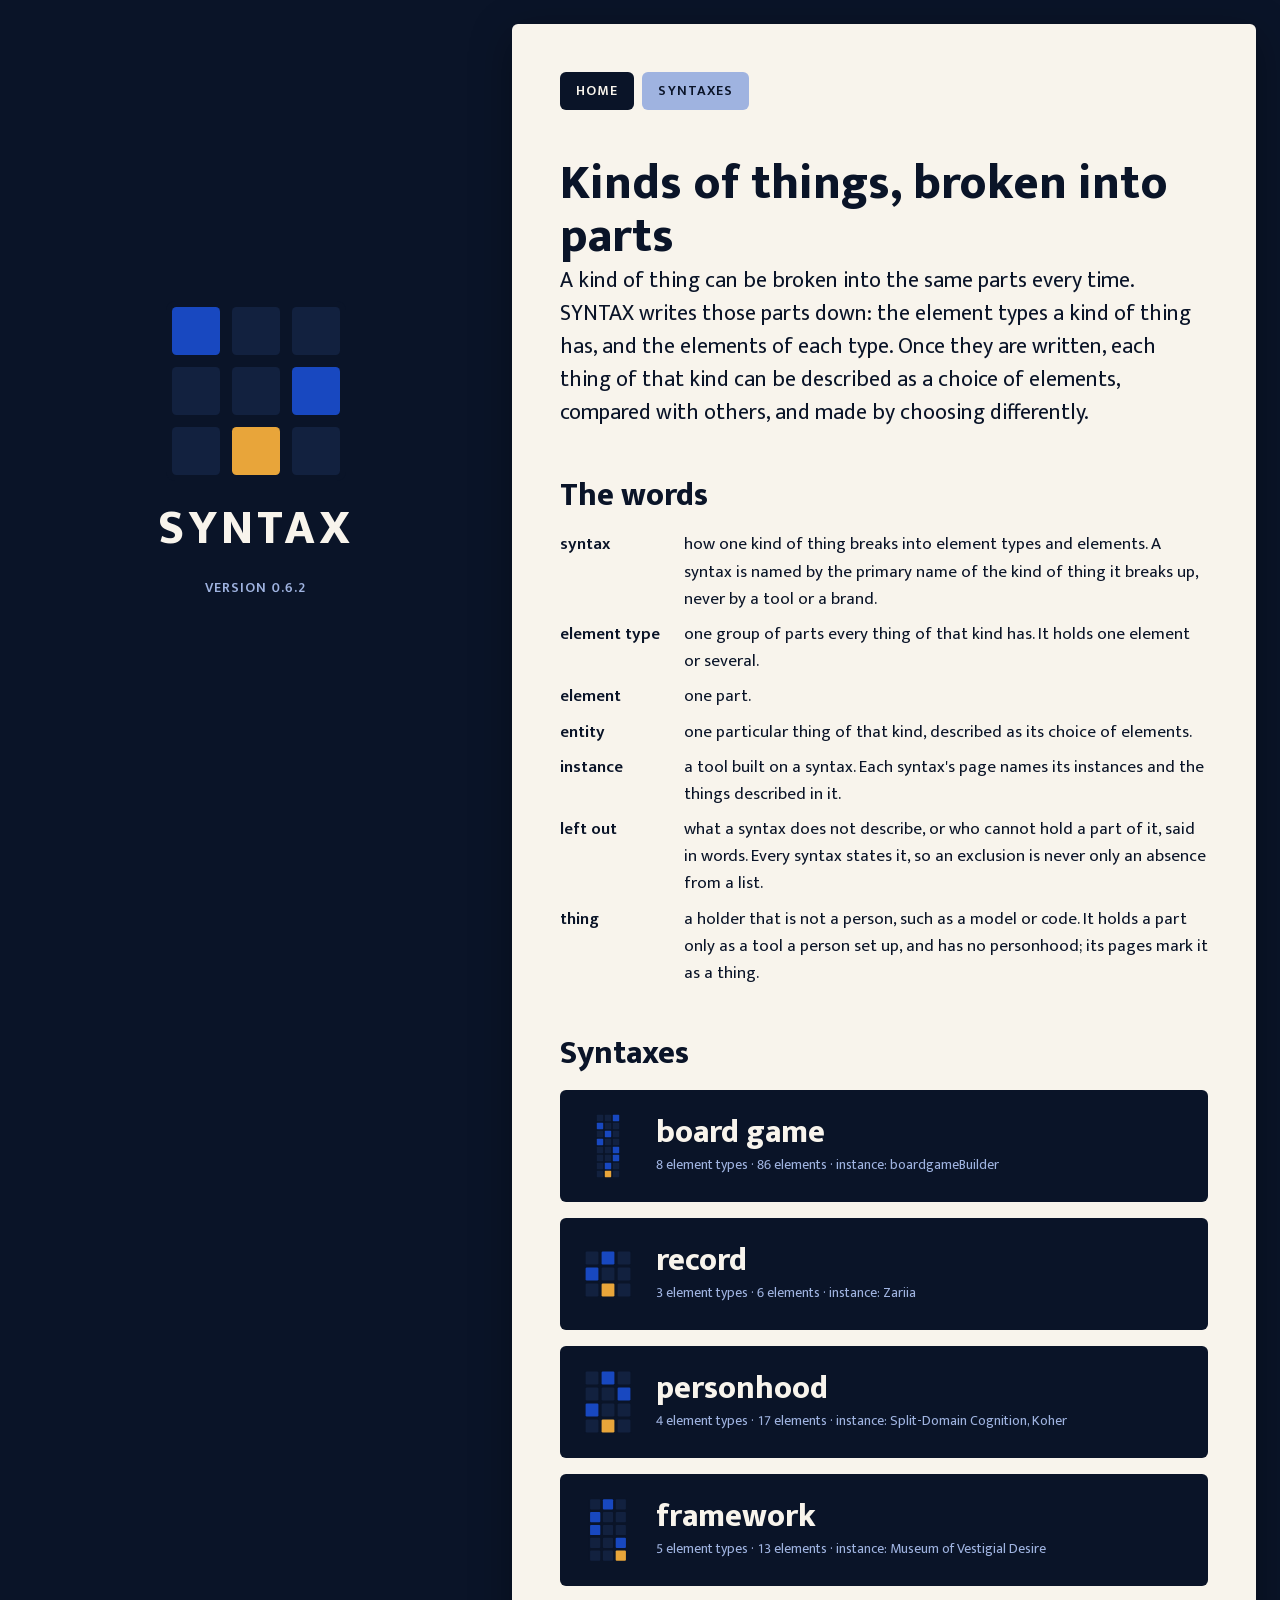
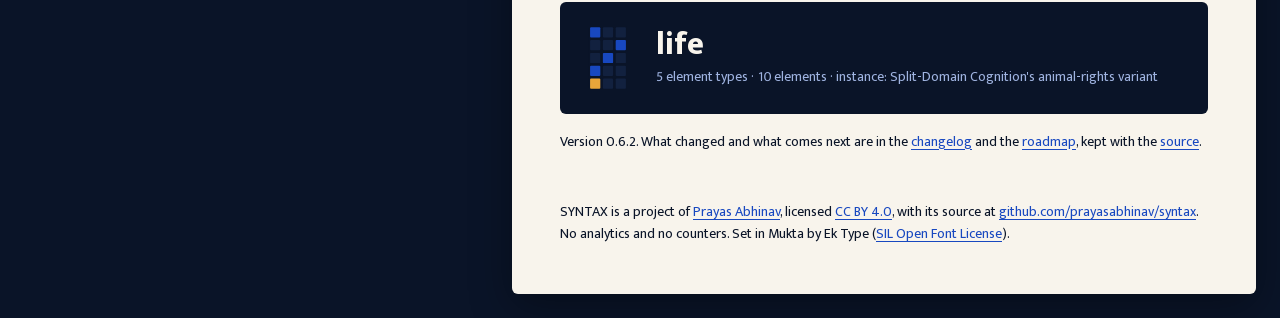
<file: site/index.html>
<!doctype html>
<html lang="en-GB">
<head>
<meta charset="utf-8">
<meta name="viewport" content="width=device-width, initial-scale=1">
<title>SYNTAX</title>
<meta name="description" content="SYNTAX breaks kinds of things into element types and elements, so that each thing of that kind can be described, compared and made from the same parts.">
<meta property="og:type" content="website">
<meta property="og:site_name" content="SYNTAX">
<meta property="og:title" content="SYNTAX">
<meta property="og:description" content="SYNTAX breaks kinds of things into element types and elements, so that each thing of that kind can be described, compared and made from the same parts.">
<meta property="og:url" content="https://syntax.prayasabhinav.net/">
<meta property="og:image" content="https://syntax.prayasabhinav.net/og/home.png">
<meta property="og:image:width" content="1200">
<meta property="og:image:height" content="630">
<meta property="og:image:alt" content="SYNTAX: its mark beside its name">
<meta name="twitter:card" content="summary_large_image">
<link rel="canonical" href="https://syntax.prayasabhinav.net/">
<link rel="icon" href="/favicon.svg" type="image/svg+xml">
<link rel="preload" href="/fonts/mukta-400.woff2" as="font" type="font/woff2" crossorigin>
<style>/* SYNTAX — frontend-design-prayas-plain: the fixed tokens, Mukta only, served from /fonts with no request to Google.
   Two zones: the field (the mark alone on the night) and the sheet (everything read). */
@font-face { font-family: "Mukta"; font-weight: 400; font-display: swap; src: url(/fonts/mukta-400.woff2) format("woff2"); }
@font-face { font-family: "Mukta"; font-weight: 600; font-display: swap; src: url(/fonts/mukta-600.woff2) format("woff2"); }
@font-face { font-family: "Mukta"; font-weight: 800; font-display: swap; src: url(/fonts/mukta-800.woff2) format("woff2"); }

:root {
  --ground: #0a1428; --deep: #12213f; --cobalt: #1848c0; --cobalt-2: #3a6ae0; --mist: #9fb3e0;
  --sheet: #f8f4ec; --ink: #0a1428; --warm: #e8a53a; --radius: 6px;
  color-scheme: dark;
}
* { box-sizing: border-box; }
body { margin: 0; background: var(--ground); color: var(--ink); font: 400 17px/1.6 "Mukta", "Noto Sans", "Segoe UI", sans-serif; }

.page { display: grid; grid-template-columns: minmax(0, 2fr) minmax(0, 3fr); min-height: 100vh; }
.field { position: sticky; top: 0; height: 100vh; display: flex; flex-direction: column; justify-content: center; align-items: center; gap: 24px; padding: 48px 24px; color: var(--mist); }
.field a { color: inherit; text-decoration: none; display: flex; flex-direction: column; align-items: center; gap: 24px; }
.field svg { width: min(16rem, 60%); max-height: 56vh; height: auto; display: block; }
.field .v a { display: inline; color: inherit; }
.field .word { font-weight: 800; font-size: 48px; line-height: 1; letter-spacing: 0.08em; color: var(--sheet); }
.field .v { font-weight: 600; font-size: 14px; letter-spacing: 0.08em; text-transform: uppercase; font-variant-numeric: tabular-nums; }

.sheet { background: var(--sheet); margin: 24px 24px 24px 0; border-radius: var(--radius); box-shadow: 0 12px 40px rgba(0, 0, 0, 0.35); padding: 48px; }
main, footer { max-width: 46rem; }
.nav { display: flex; flex-wrap: wrap; gap: 8px; margin-bottom: 48px; }
.nav a { font-weight: 600; font-size: 14px; letter-spacing: 0.08em; text-transform: uppercase; color: var(--ink); text-decoration: none; background: var(--mist); padding: 8px 16px; border-radius: var(--radius); }
.nav a:hover, .nav a:focus-visible { background: var(--cobalt); color: var(--sheet); }
.nav a[aria-current="page"] { background: var(--ink); color: var(--sheet); }
main > * + * { margin-top: 16px; }
h1 { font-weight: 800; font-size: 48px; line-height: 1.1; margin: 0; }
h2 { font-weight: 800; font-size: 32px; line-height: 1.2; margin: 48px 0 0; }
h3 { font-weight: 800; font-size: 22px; line-height: 1.3; margin: 32px 0 0; }
p { margin: 0; }
.lede { font-size: 22px; line-height: 1.5; }
.label, .holds { font-weight: 600; font-size: 14px; letter-spacing: 0.08em; text-transform: uppercase; }
.holds { color: var(--cobalt); margin-left: 8px; vertical-align: middle; }
.aside { font-size: 14px; }
a { color: var(--cobalt); text-underline-offset: 3px; }

dl { display: grid; grid-template-columns: max-content minmax(0, 1fr); gap: 8px 24px; margin: 16px 0 0; }
dt { font-weight: 600; }
dd { margin: 0; }

/* A syntax on the index, and a type on its page: flat blocks of the deep tone, never a coloured rule */
.syntaxes { list-style: none; padding: 0; display: grid; gap: 16px; }
.syntaxes a { display: grid; grid-template-columns: auto minmax(0, 1fr); column-gap: 24px; align-items: center; background: var(--ink); color: var(--sheet); border-radius: var(--radius); padding: 24px; text-decoration: none; }
.syntaxes svg { grid-row: span 2; width: 48px; height: 64px; display: block; }
.syntaxes .name { display: block; font-weight: 800; font-size: 32px; line-height: 1.2; }
.syntaxes .what { display: block; font-size: 14px; color: var(--mist); font-variant-numeric: tabular-nums; }
.syntaxes a:hover, .syntaxes a:focus-visible { background: var(--cobalt); }
.syntaxes a:hover .what, .syntaxes a:focus-visible .what { color: var(--sheet); }

.type { margin-top: 32px; }
.type h3 { margin: 0; }
.type .aside { margin-top: 8px; font-size: 17px; }

.entities { display: flex; flex-wrap: wrap; gap: 8px; list-style: none; padding: 0; }
.entities a { display: block; background: var(--ink); color: var(--sheet); border-radius: var(--radius); padding: 4px 12px; font-size: 14px; text-decoration: none; }
.entities a:hover, .entities a:focus-visible { background: var(--cobalt); }

footer { margin-top: 48px; font-size: 14px; }

@media (max-width: 900px) {
  .page { grid-template-columns: minmax(0, 1fr); }
  .field { position: static; height: auto; padding: 32px 16px 24px; }
  .field a { flex-direction: row; gap: 16px; }
  .field svg { width: auto; height: 48px; }
  .field .word { font-size: 32px; }
  .sheet { margin: 0 16px 16px; padding: 24px; }
  .nav { margin-bottom: 32px; }
  h1 { font-size: 32px; }
  h2 { font-size: 22px; margin-top: 32px; }
  .lede { font-size: 17px; }
  dl { grid-template-columns: minmax(0, 1fr); gap: 0; }
  dd { margin-bottom: 8px; }
}
</style>
</head>
<body>
<div class="page">
<div class="field"><a href="/"><svg xmlns="http://www.w3.org/2000/svg" viewBox="0 0 120 120" role="img" aria-label="SYNTAX">
  <title>SYNTAX: three element types, one element chosen from each</title>
  <rect width="120" height="120" rx="6" fill="#0a1428"/>
  <g fill="#12213f">
    <rect x="44" y="4" width="32" height="32" rx="3"/><rect x="84" y="4" width="32" height="32" rx="3"/>
    <rect x="4" y="44" width="32" height="32" rx="3"/><rect x="44" y="44" width="32" height="32" rx="3"/>
    <rect x="4" y="84" width="32" height="32" rx="3"/><rect x="84" y="84" width="32" height="32" rx="3"/>
  </g>
  <rect x="4" y="4" width="32" height="32" rx="3" fill="#1848c0"/>
  <rect x="84" y="44" width="32" height="32" rx="3" fill="#1848c0"/>
  <rect x="44" y="84" width="32" height="32" rx="3" fill="#e8a53a"/>
</svg>
<span class="word">SYNTAX</span></a><span class="v">Version 0.6.2</span></div>
<div class="sheet">
<nav class="nav"><a href="/" aria-current="page">Home</a><a href="/syntaxes/">Syntaxes</a></nav>
<main><h1>Kinds of things, broken into parts</h1>
<p class="lede">A kind of thing can be broken into the same parts every time. SYNTAX writes those parts down: the element types a kind of thing has, and the elements of each type. Once they are written, each thing of that kind can be described as a choice of elements, compared with others, and made by choosing differently.</p>
<h2>The words</h2>
<dl class="words">
<dt>syntax</dt><dd>how one kind of thing breaks into element types and elements. A syntax is named by the primary name of the kind of thing it breaks up, never by a tool or a brand.</dd>
<dt>element type</dt><dd>one group of parts every thing of that kind has. It holds one element or several.</dd>
<dt>element</dt><dd>one part.</dd>
<dt>entity</dt><dd>one particular thing of that kind, described as its choice of elements.</dd>
<dt>instance</dt><dd>a tool built on a syntax. Each syntax's page names its instances and the things described in it.</dd>
<dt>left out</dt><dd>what a syntax does not describe, or who cannot hold a part of it, said in words. Every syntax states it, so an exclusion is never only an absence from a list.</dd>
<dt>thing</dt><dd>a holder that is not a person, such as a model or code. It holds a part only as a tool a person set up, and has no personhood; its pages mark it as a thing.</dd>
</dl>
<h2>Syntaxes</h2>
<ul class="syntaxes"><li><a href="/board-game/"><svg xmlns="http://www.w3.org/2000/svg" viewBox="0 0 120 320" role="img" aria-label="The board game syntax"><title>The board game syntax: 8 element types, one element chosen from each</title><rect width="120" height="320" rx="6" fill="#0a1428"/><rect x="4" y="4" width="32" height="32" rx="3" fill="#12213f"/><rect x="44" y="4" width="32" height="32" rx="3" fill="#12213f"/><rect x="84" y="4" width="32" height="32" rx="3" fill="#1848c0"/><rect x="4" y="44" width="32" height="32" rx="3" fill="#1848c0"/><rect x="44" y="44" width="32" height="32" rx="3" fill="#12213f"/><rect x="84" y="44" width="32" height="32" rx="3" fill="#12213f"/><rect x="4" y="84" width="32" height="32" rx="3" fill="#12213f"/><rect x="44" y="84" width="32" height="32" rx="3" fill="#1848c0"/><rect x="84" y="84" width="32" height="32" rx="3" fill="#12213f"/><rect x="4" y="124" width="32" height="32" rx="3" fill="#1848c0"/><rect x="44" y="124" width="32" height="32" rx="3" fill="#12213f"/><rect x="84" y="124" width="32" height="32" rx="3" fill="#12213f"/><rect x="4" y="164" width="32" height="32" rx="3" fill="#12213f"/><rect x="44" y="164" width="32" height="32" rx="3" fill="#12213f"/><rect x="84" y="164" width="32" height="32" rx="3" fill="#1848c0"/><rect x="4" y="204" width="32" height="32" rx="3" fill="#12213f"/><rect x="44" y="204" width="32" height="32" rx="3" fill="#12213f"/><rect x="84" y="204" width="32" height="32" rx="3" fill="#1848c0"/><rect x="4" y="244" width="32" height="32" rx="3" fill="#12213f"/><rect x="44" y="244" width="32" height="32" rx="3" fill="#1848c0"/><rect x="84" y="244" width="32" height="32" rx="3" fill="#12213f"/><rect x="4" y="284" width="32" height="32" rx="3" fill="#12213f"/><rect x="44" y="284" width="32" height="32" rx="3" fill="#e8a53a"/><rect x="84" y="284" width="32" height="32" rx="3" fill="#12213f"/></svg><span class="name">board game</span><span class="what">8 element types · 86 elements · instance: boardgameBuilder</span></a></li><li><a href="/record/"><svg xmlns="http://www.w3.org/2000/svg" viewBox="0 0 120 120" role="img" aria-label="The record syntax"><title>The record syntax: 3 element types, one element chosen from each</title><rect width="120" height="120" rx="6" fill="#0a1428"/><rect x="4" y="4" width="32" height="32" rx="3" fill="#12213f"/><rect x="44" y="4" width="32" height="32" rx="3" fill="#1848c0"/><rect x="84" y="4" width="32" height="32" rx="3" fill="#12213f"/><rect x="4" y="44" width="32" height="32" rx="3" fill="#1848c0"/><rect x="44" y="44" width="32" height="32" rx="3" fill="#12213f"/><rect x="84" y="44" width="32" height="32" rx="3" fill="#12213f"/><rect x="4" y="84" width="32" height="32" rx="3" fill="#12213f"/><rect x="44" y="84" width="32" height="32" rx="3" fill="#e8a53a"/><rect x="84" y="84" width="32" height="32" rx="3" fill="#12213f"/></svg><span class="name">record</span><span class="what">3 element types · 6 elements · instance: Zariia</span></a></li><li><a href="/personhood/"><svg xmlns="http://www.w3.org/2000/svg" viewBox="0 0 120 160" role="img" aria-label="The personhood syntax"><title>The personhood syntax: 4 element types, one element chosen from each</title><rect width="120" height="160" rx="6" fill="#0a1428"/><rect x="4" y="4" width="32" height="32" rx="3" fill="#12213f"/><rect x="44" y="4" width="32" height="32" rx="3" fill="#1848c0"/><rect x="84" y="4" width="32" height="32" rx="3" fill="#12213f"/><rect x="4" y="44" width="32" height="32" rx="3" fill="#12213f"/><rect x="44" y="44" width="32" height="32" rx="3" fill="#12213f"/><rect x="84" y="44" width="32" height="32" rx="3" fill="#1848c0"/><rect x="4" y="84" width="32" height="32" rx="3" fill="#1848c0"/><rect x="44" y="84" width="32" height="32" rx="3" fill="#12213f"/><rect x="84" y="84" width="32" height="32" rx="3" fill="#12213f"/><rect x="4" y="124" width="32" height="32" rx="3" fill="#12213f"/><rect x="44" y="124" width="32" height="32" rx="3" fill="#e8a53a"/><rect x="84" y="124" width="32" height="32" rx="3" fill="#12213f"/></svg><span class="name">personhood</span><span class="what">4 element types · 17 elements · instance: Split-Domain Cognition, Koher</span></a></li><li><a href="/framework/"><svg xmlns="http://www.w3.org/2000/svg" viewBox="0 0 120 200" role="img" aria-label="The framework syntax"><title>The framework syntax: 5 element types, one element chosen from each</title><rect width="120" height="200" rx="6" fill="#0a1428"/><rect x="4" y="4" width="32" height="32" rx="3" fill="#12213f"/><rect x="44" y="4" width="32" height="32" rx="3" fill="#1848c0"/><rect x="84" y="4" width="32" height="32" rx="3" fill="#12213f"/><rect x="4" y="44" width="32" height="32" rx="3" fill="#1848c0"/><rect x="44" y="44" width="32" height="32" rx="3" fill="#12213f"/><rect x="84" y="44" width="32" height="32" rx="3" fill="#12213f"/><rect x="4" y="84" width="32" height="32" rx="3" fill="#1848c0"/><rect x="44" y="84" width="32" height="32" rx="3" fill="#12213f"/><rect x="84" y="84" width="32" height="32" rx="3" fill="#12213f"/><rect x="4" y="124" width="32" height="32" rx="3" fill="#12213f"/><rect x="44" y="124" width="32" height="32" rx="3" fill="#12213f"/><rect x="84" y="124" width="32" height="32" rx="3" fill="#1848c0"/><rect x="4" y="164" width="32" height="32" rx="3" fill="#12213f"/><rect x="44" y="164" width="32" height="32" rx="3" fill="#12213f"/><rect x="84" y="164" width="32" height="32" rx="3" fill="#e8a53a"/></svg><span class="name">framework</span><span class="what">5 element types · 13 elements · instance: Museum of Vestigial Desire</span></a></li><li><a href="/life/"><svg xmlns="http://www.w3.org/2000/svg" viewBox="0 0 120 200" role="img" aria-label="The life syntax"><title>The life syntax: 5 element types, one element chosen from each</title><rect width="120" height="200" rx="6" fill="#0a1428"/><rect x="4" y="4" width="32" height="32" rx="3" fill="#1848c0"/><rect x="44" y="4" width="32" height="32" rx="3" fill="#12213f"/><rect x="84" y="4" width="32" height="32" rx="3" fill="#12213f"/><rect x="4" y="44" width="32" height="32" rx="3" fill="#12213f"/><rect x="44" y="44" width="32" height="32" rx="3" fill="#12213f"/><rect x="84" y="44" width="32" height="32" rx="3" fill="#1848c0"/><rect x="4" y="84" width="32" height="32" rx="3" fill="#12213f"/><rect x="44" y="84" width="32" height="32" rx="3" fill="#1848c0"/><rect x="84" y="84" width="32" height="32" rx="3" fill="#12213f"/><rect x="4" y="124" width="32" height="32" rx="3" fill="#1848c0"/><rect x="44" y="124" width="32" height="32" rx="3" fill="#12213f"/><rect x="84" y="124" width="32" height="32" rx="3" fill="#12213f"/><rect x="4" y="164" width="32" height="32" rx="3" fill="#e8a53a"/><rect x="44" y="164" width="32" height="32" rx="3" fill="#12213f"/><rect x="84" y="164" width="32" height="32" rx="3" fill="#12213f"/></svg><span class="name">life</span><span class="what">5 element types · 10 elements · instance: Split-Domain Cognition&#x27;s animal-rights variant</span></a></li></ul>
<p class="aside">Version 0.6.2. What changed and what comes next are in the <a href="https://github.com/prayasabhinav/syntax/blob/main/CHANGELOG.md">changelog</a> and the <a href="https://github.com/prayasabhinav/syntax/blob/main/ROADMAP.md">roadmap</a>, kept with the <a href="https://github.com/prayasabhinav/syntax">source</a>.</p></main>
<footer><p>SYNTAX is a project of <a href="https://prayasabhinav.net">Prayas Abhinav</a>, licensed <a href="https://creativecommons.org/licenses/by/4.0/">CC BY 4.0</a>, with its source at <a href="https://github.com/prayasabhinav/syntax">github.com/prayasabhinav/syntax</a>. No analytics and no counters. Set in Mukta by Ek Type (<a href="/fonts/OFL.txt">SIL Open Font License</a>).</p></footer>
</div>
</div>
</body>
</html>
</file>
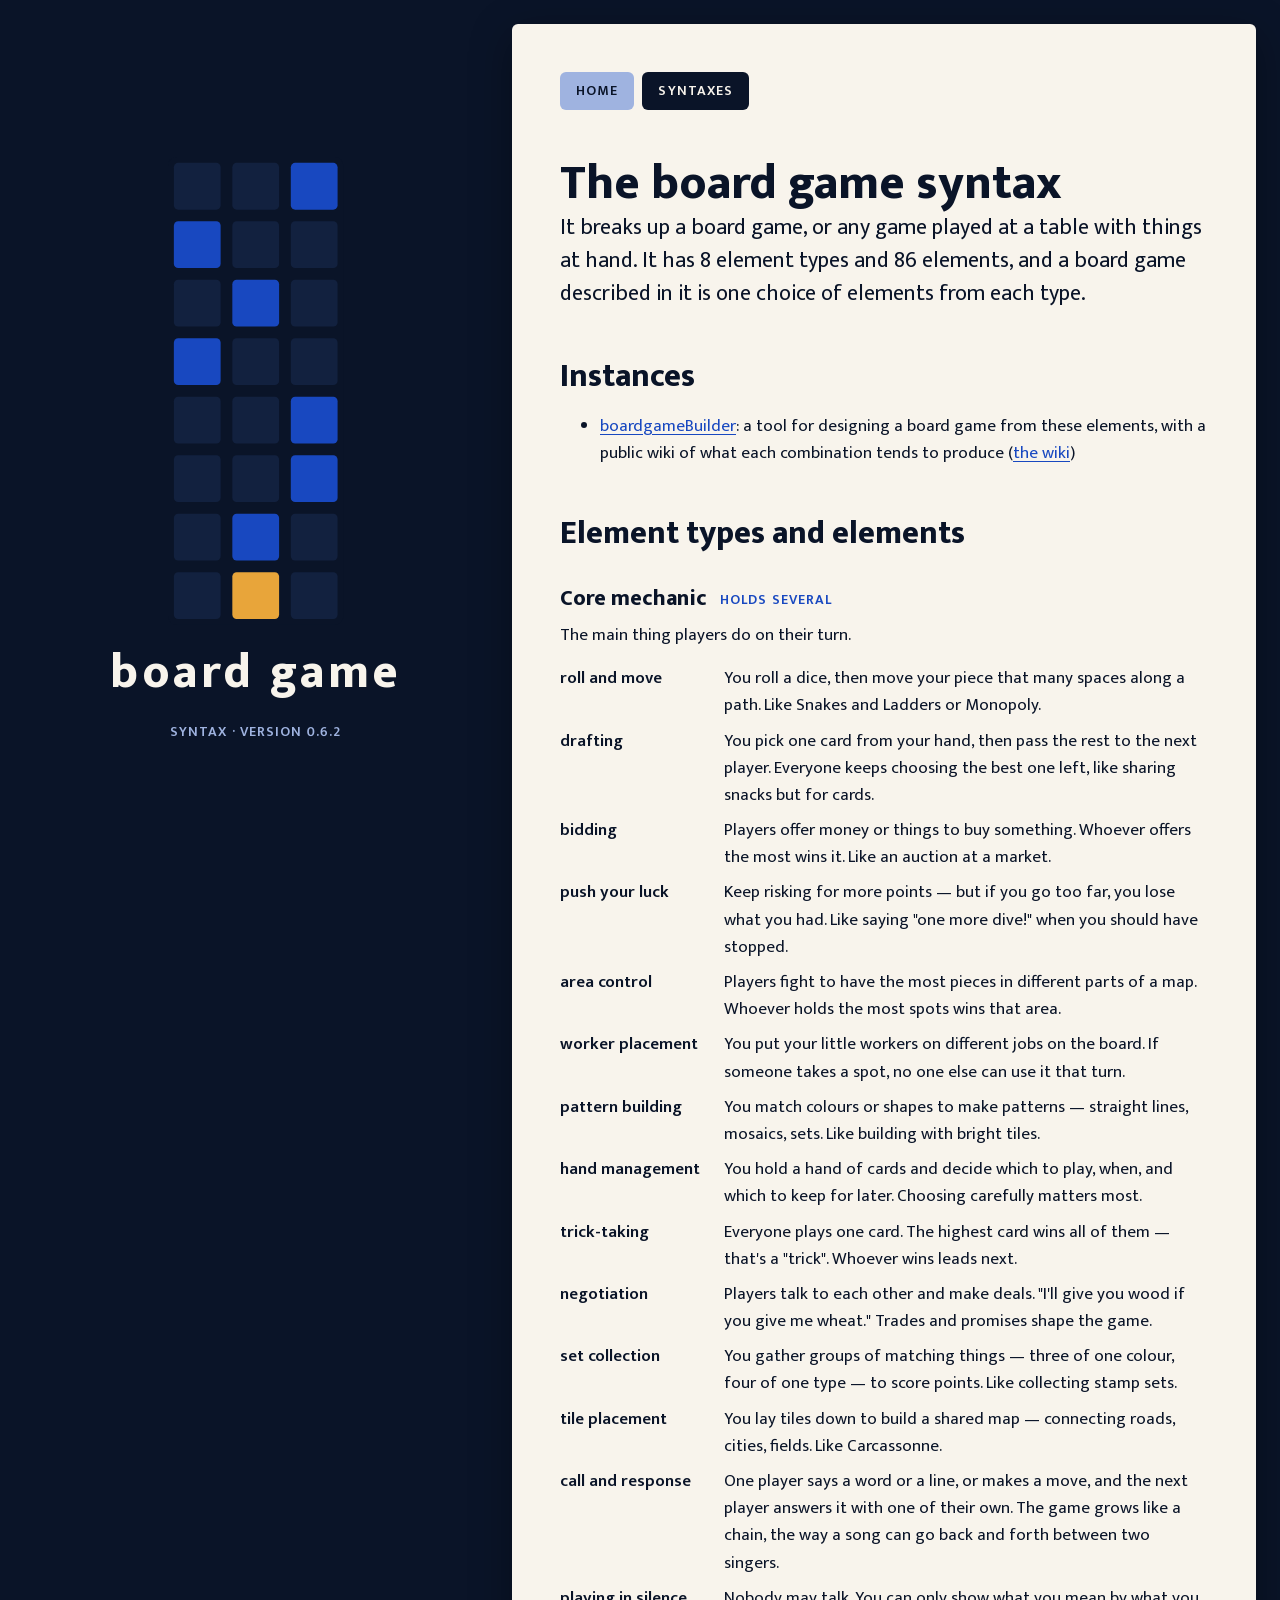
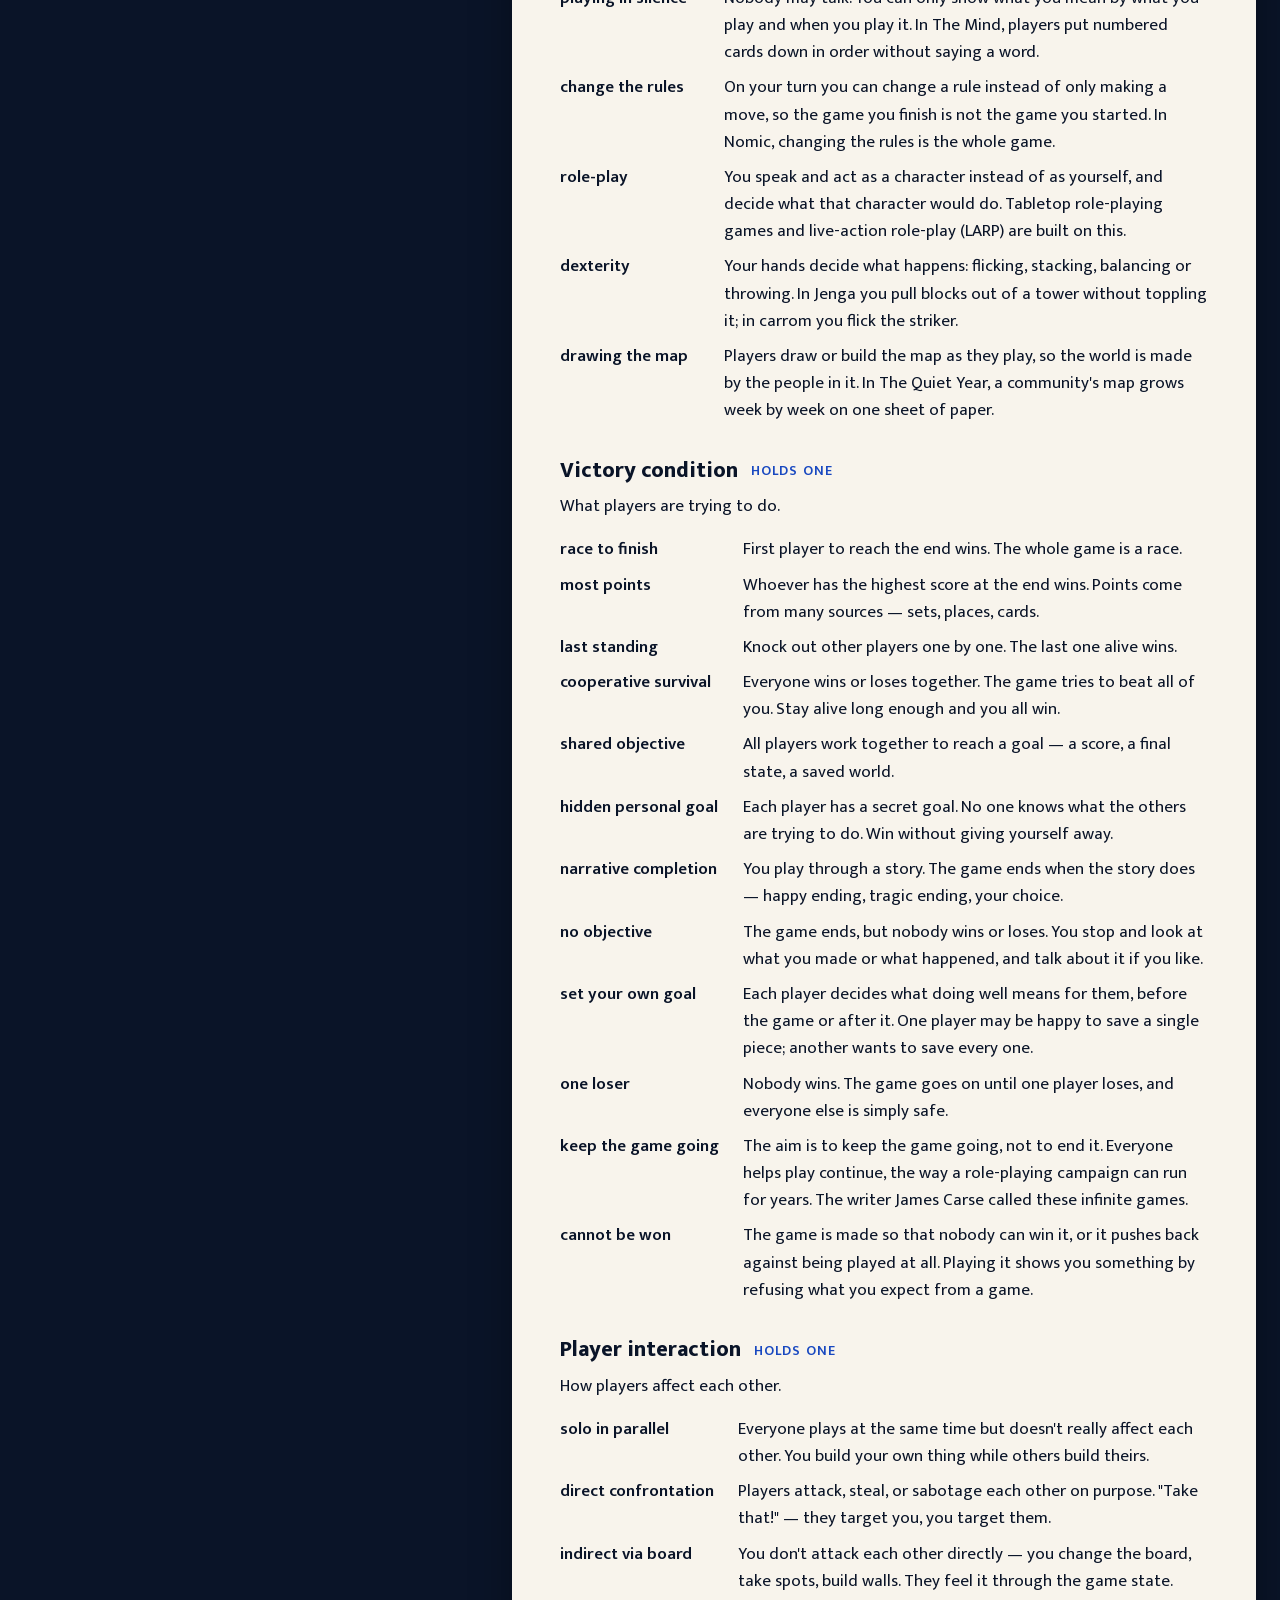
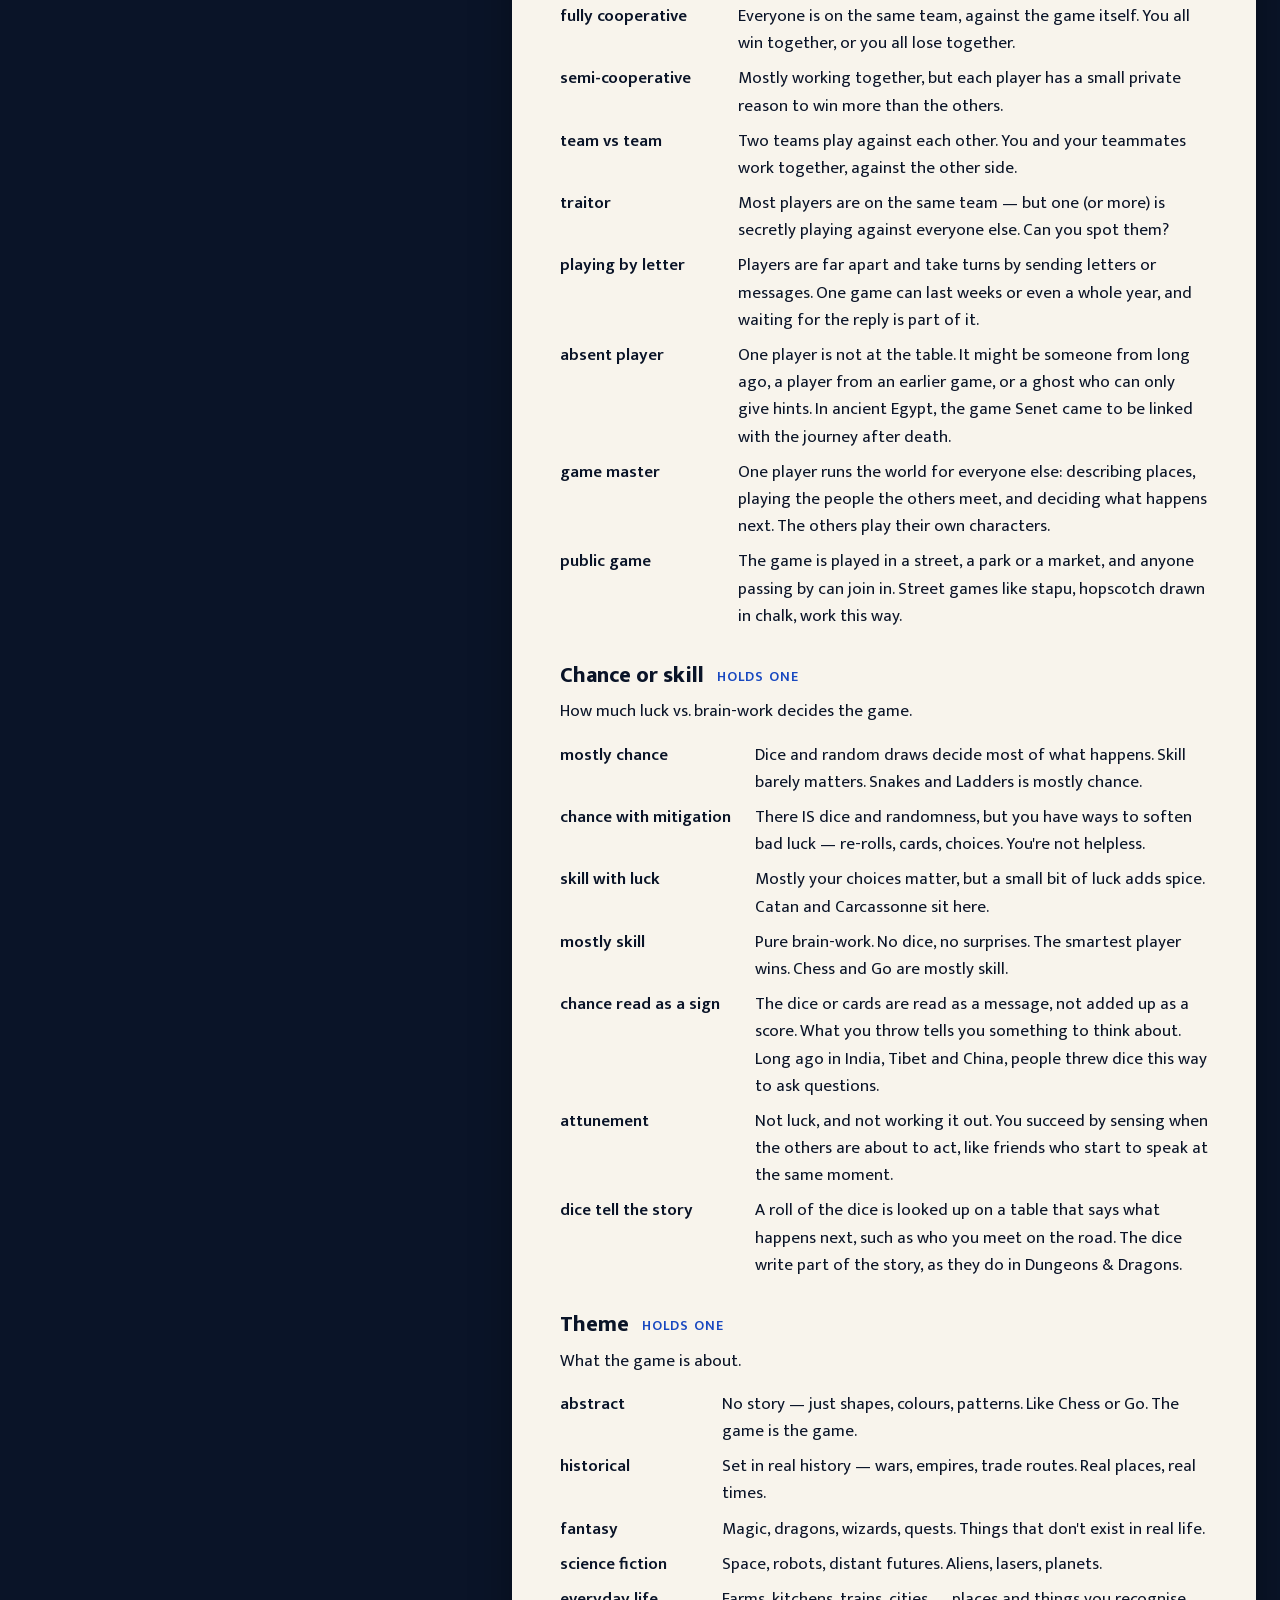
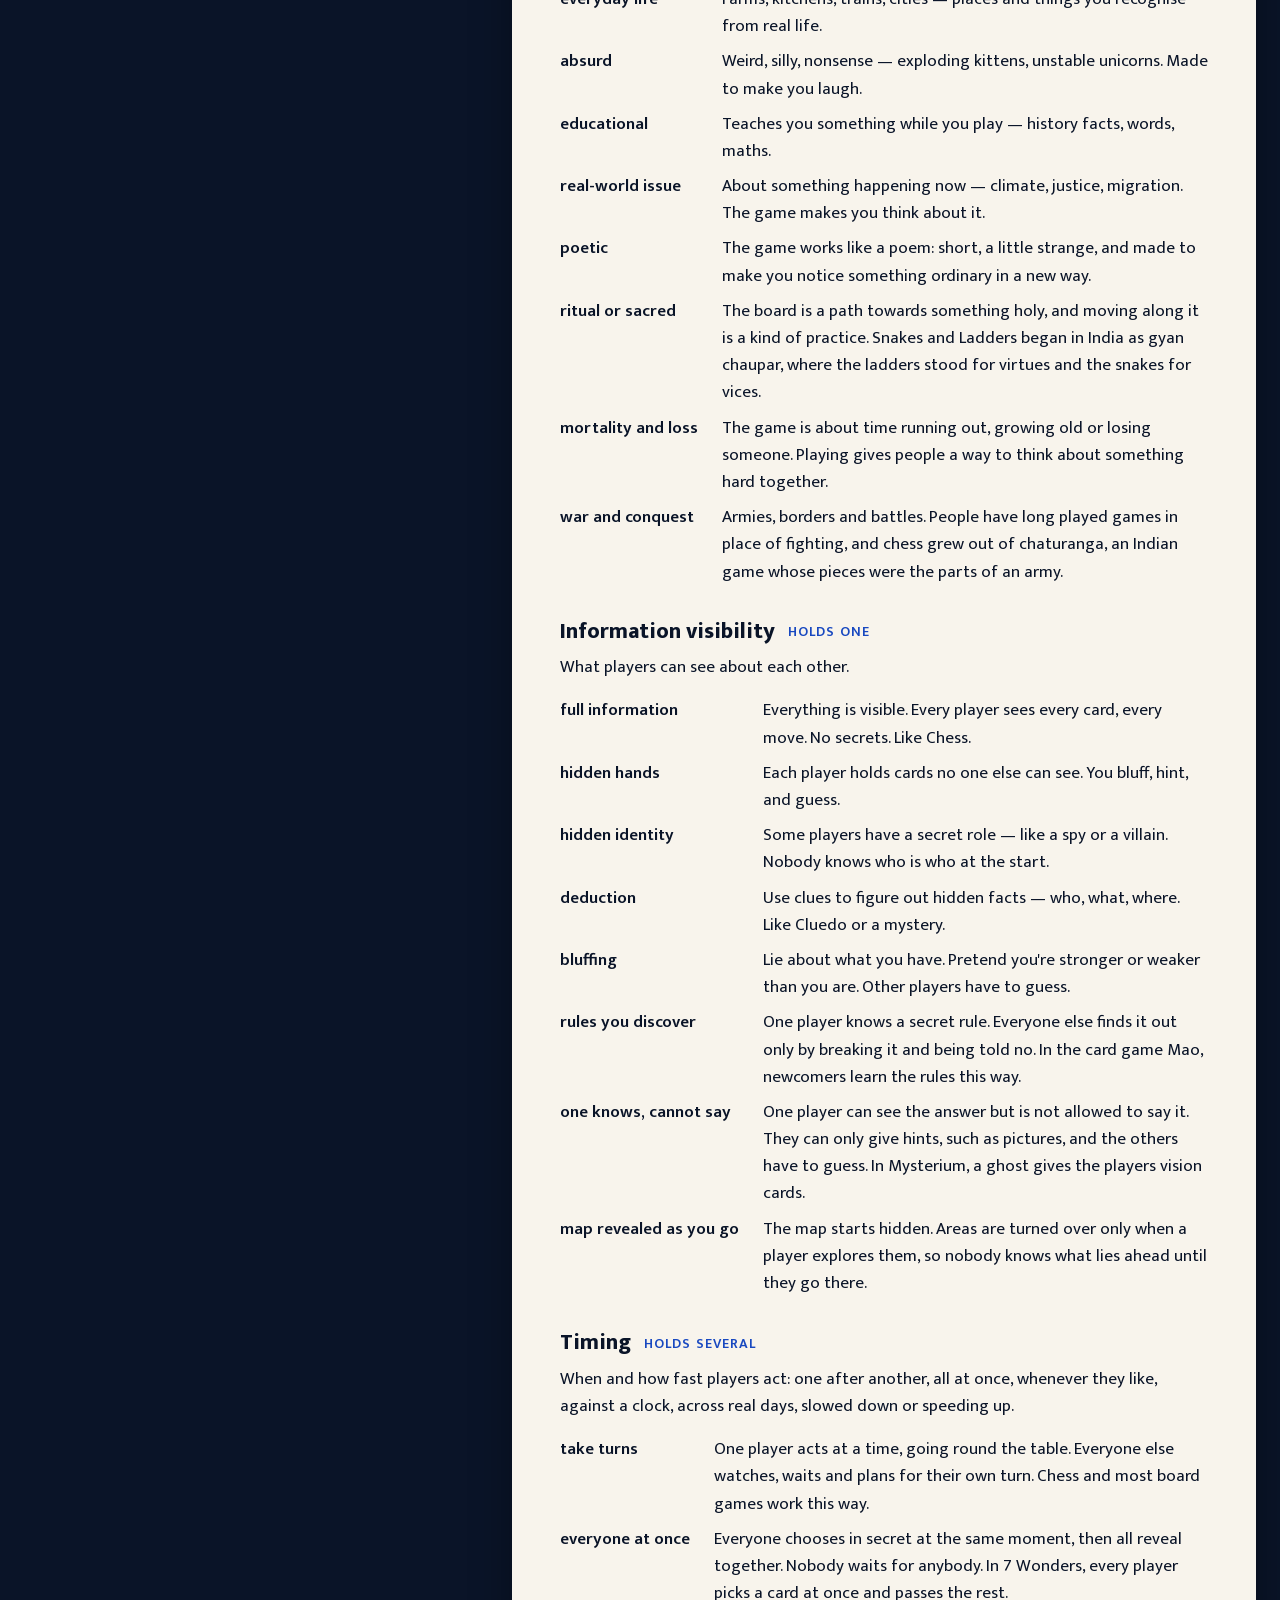
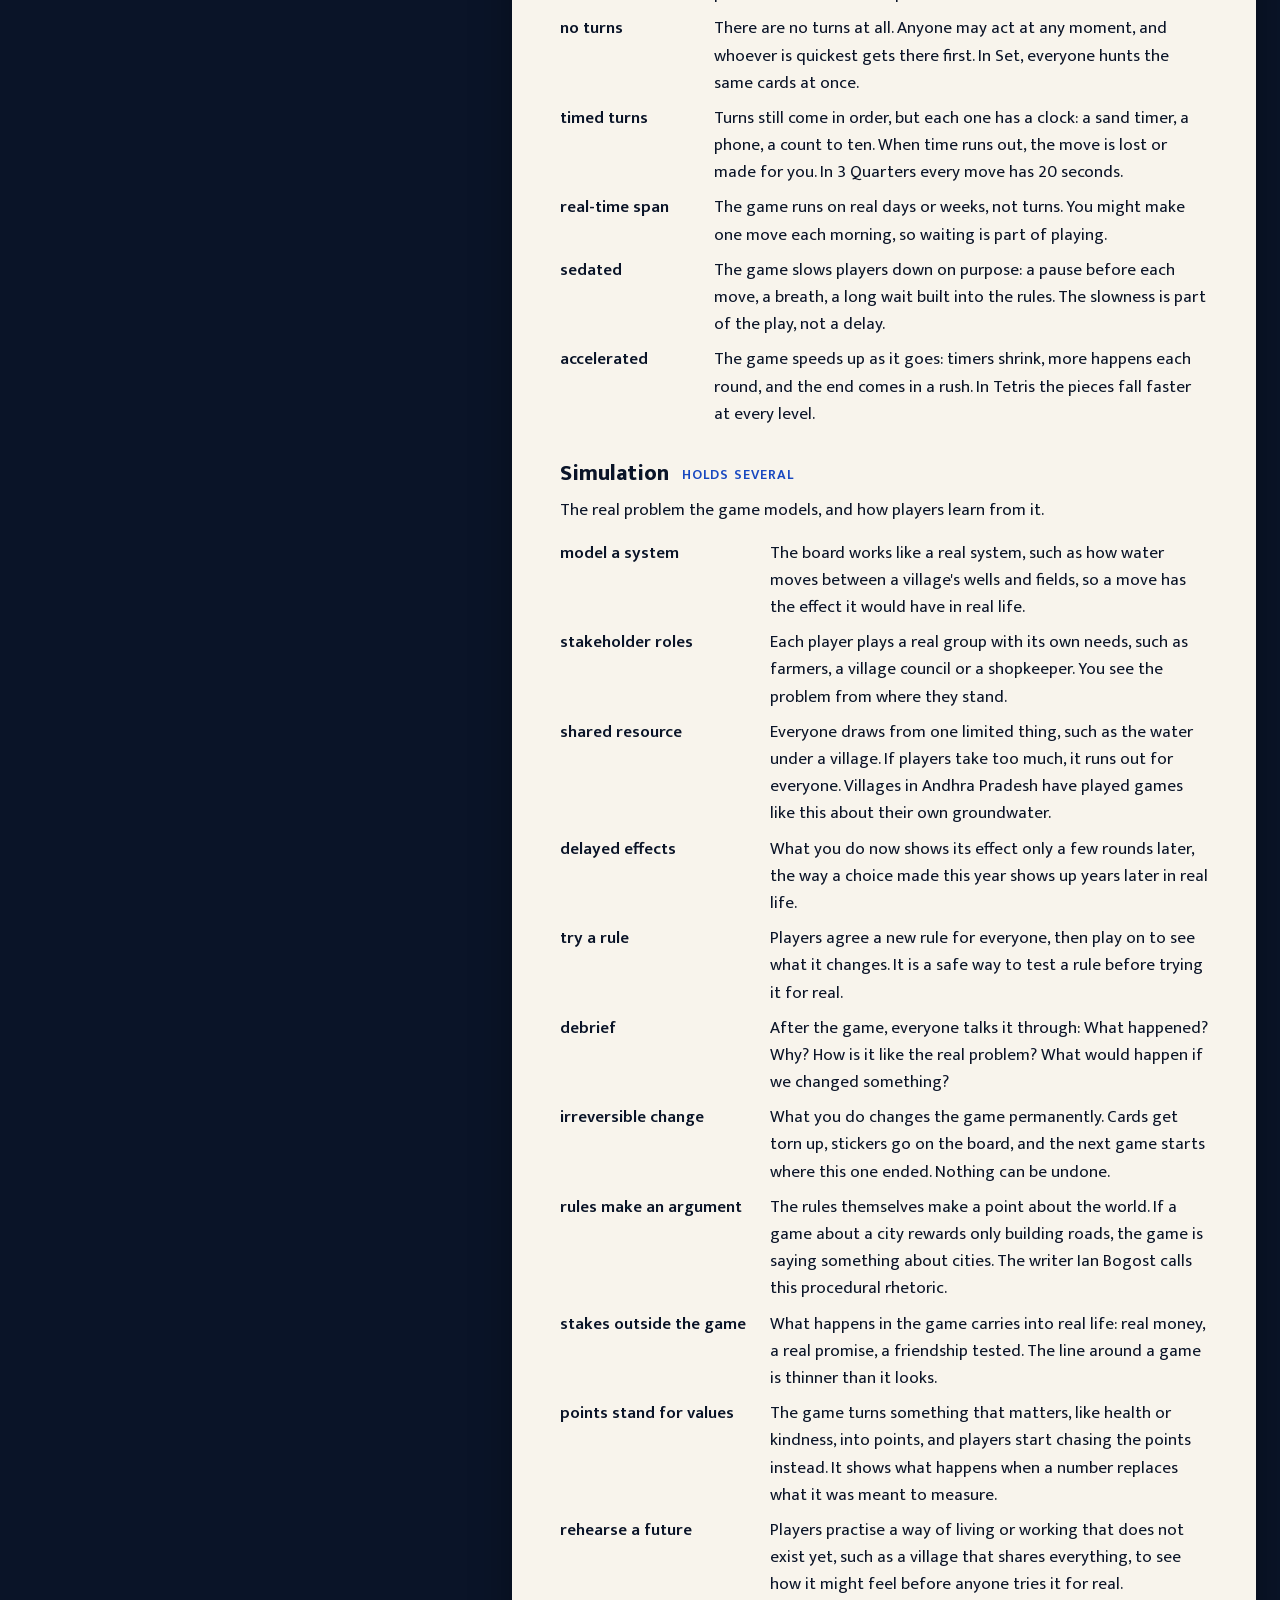
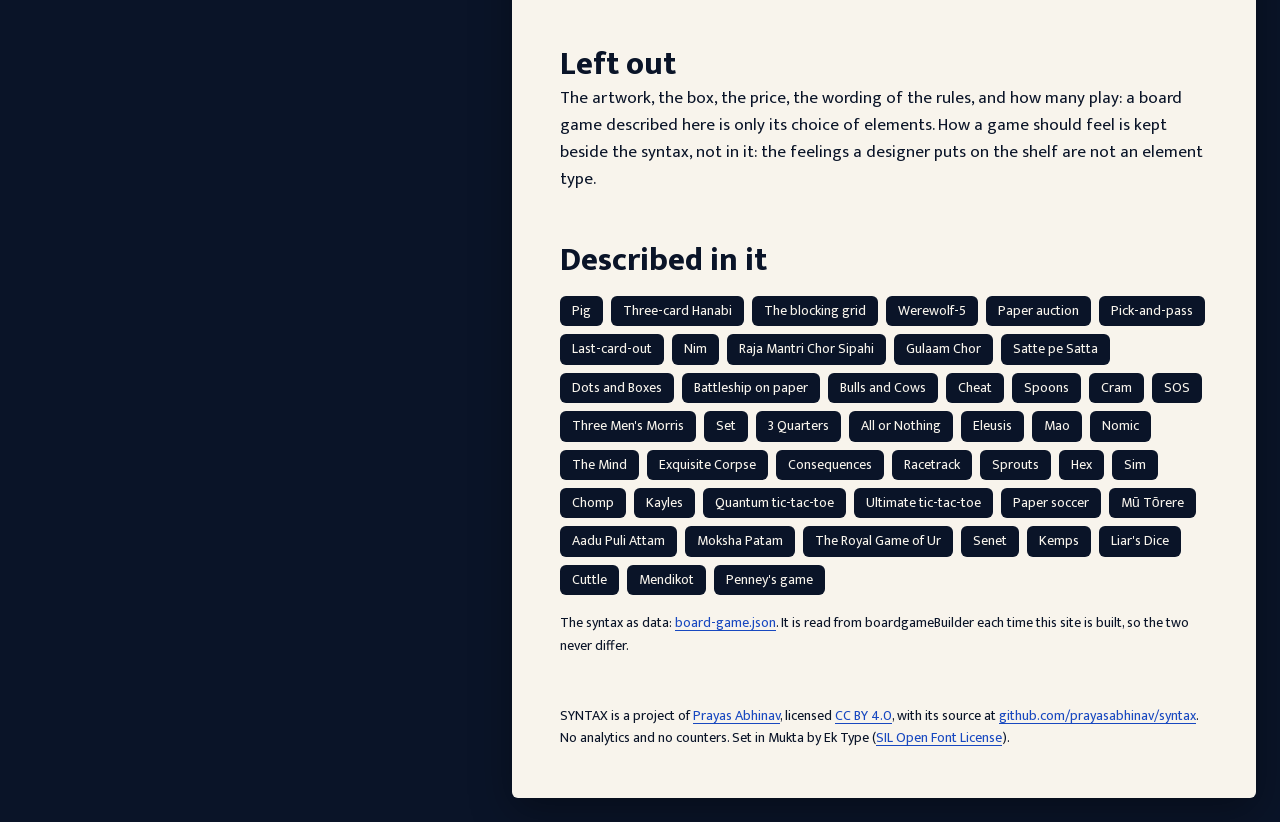
<file: site/board-game/index.html>
<!doctype html>
<html lang="en-GB">
<head>
<meta charset="utf-8">
<meta name="viewport" content="width=device-width, initial-scale=1">
<title>The board game syntax · SYNTAX</title>
<meta name="description" content="The board game syntax breaks up a board game, or any game played at a table with things at hand.">
<meta property="og:type" content="website">
<meta property="og:site_name" content="SYNTAX">
<meta property="og:title" content="The board game syntax · SYNTAX">
<meta property="og:description" content="The board game syntax breaks up a board game, or any game played at a table with things at hand.">
<meta property="og:url" content="https://syntax.prayasabhinav.net/board-game/">
<meta property="og:image" content="https://syntax.prayasabhinav.net/og/board-game.png">
<meta property="og:image:width" content="1200">
<meta property="og:image:height" content="630">
<meta property="og:image:alt" content="The board game syntax · SYNTAX: its mark beside its name">
<meta name="twitter:card" content="summary_large_image">
<link rel="canonical" href="https://syntax.prayasabhinav.net/board-game/">
<link rel="icon" href="/favicon.svg" type="image/svg+xml">
<link rel="preload" href="/fonts/mukta-400.woff2" as="font" type="font/woff2" crossorigin>
<style>/* SYNTAX — frontend-design-prayas-plain: the fixed tokens, Mukta only, served from /fonts with no request to Google.
   Two zones: the field (the mark alone on the night) and the sheet (everything read). */
@font-face { font-family: "Mukta"; font-weight: 400; font-display: swap; src: url(/fonts/mukta-400.woff2) format("woff2"); }
@font-face { font-family: "Mukta"; font-weight: 600; font-display: swap; src: url(/fonts/mukta-600.woff2) format("woff2"); }
@font-face { font-family: "Mukta"; font-weight: 800; font-display: swap; src: url(/fonts/mukta-800.woff2) format("woff2"); }

:root {
  --ground: #0a1428; --deep: #12213f; --cobalt: #1848c0; --cobalt-2: #3a6ae0; --mist: #9fb3e0;
  --sheet: #f8f4ec; --ink: #0a1428; --warm: #e8a53a; --radius: 6px;
  color-scheme: dark;
}
* { box-sizing: border-box; }
body { margin: 0; background: var(--ground); color: var(--ink); font: 400 17px/1.6 "Mukta", "Noto Sans", "Segoe UI", sans-serif; }

.page { display: grid; grid-template-columns: minmax(0, 2fr) minmax(0, 3fr); min-height: 100vh; }
.field { position: sticky; top: 0; height: 100vh; display: flex; flex-direction: column; justify-content: center; align-items: center; gap: 24px; padding: 48px 24px; color: var(--mist); }
.field a { color: inherit; text-decoration: none; display: flex; flex-direction: column; align-items: center; gap: 24px; }
.field svg { width: min(16rem, 60%); max-height: 56vh; height: auto; display: block; }
.field .v a { display: inline; color: inherit; }
.field .word { font-weight: 800; font-size: 48px; line-height: 1; letter-spacing: 0.08em; color: var(--sheet); }
.field .v { font-weight: 600; font-size: 14px; letter-spacing: 0.08em; text-transform: uppercase; font-variant-numeric: tabular-nums; }

.sheet { background: var(--sheet); margin: 24px 24px 24px 0; border-radius: var(--radius); box-shadow: 0 12px 40px rgba(0, 0, 0, 0.35); padding: 48px; }
main, footer { max-width: 46rem; }
.nav { display: flex; flex-wrap: wrap; gap: 8px; margin-bottom: 48px; }
.nav a { font-weight: 600; font-size: 14px; letter-spacing: 0.08em; text-transform: uppercase; color: var(--ink); text-decoration: none; background: var(--mist); padding: 8px 16px; border-radius: var(--radius); }
.nav a:hover, .nav a:focus-visible { background: var(--cobalt); color: var(--sheet); }
.nav a[aria-current="page"] { background: var(--ink); color: var(--sheet); }
main > * + * { margin-top: 16px; }
h1 { font-weight: 800; font-size: 48px; line-height: 1.1; margin: 0; }
h2 { font-weight: 800; font-size: 32px; line-height: 1.2; margin: 48px 0 0; }
h3 { font-weight: 800; font-size: 22px; line-height: 1.3; margin: 32px 0 0; }
p { margin: 0; }
.lede { font-size: 22px; line-height: 1.5; }
.label, .holds { font-weight: 600; font-size: 14px; letter-spacing: 0.08em; text-transform: uppercase; }
.holds { color: var(--cobalt); margin-left: 8px; vertical-align: middle; }
.aside { font-size: 14px; }
a { color: var(--cobalt); text-underline-offset: 3px; }

dl { display: grid; grid-template-columns: max-content minmax(0, 1fr); gap: 8px 24px; margin: 16px 0 0; }
dt { font-weight: 600; }
dd { margin: 0; }

/* A syntax on the index, and a type on its page: flat blocks of the deep tone, never a coloured rule */
.syntaxes { list-style: none; padding: 0; display: grid; gap: 16px; }
.syntaxes a { display: grid; grid-template-columns: auto minmax(0, 1fr); column-gap: 24px; align-items: center; background: var(--ink); color: var(--sheet); border-radius: var(--radius); padding: 24px; text-decoration: none; }
.syntaxes svg { grid-row: span 2; width: 48px; height: 64px; display: block; }
.syntaxes .name { display: block; font-weight: 800; font-size: 32px; line-height: 1.2; }
.syntaxes .what { display: block; font-size: 14px; color: var(--mist); font-variant-numeric: tabular-nums; }
.syntaxes a:hover, .syntaxes a:focus-visible { background: var(--cobalt); }
.syntaxes a:hover .what, .syntaxes a:focus-visible .what { color: var(--sheet); }

.type { margin-top: 32px; }
.type h3 { margin: 0; }
.type .aside { margin-top: 8px; font-size: 17px; }

.entities { display: flex; flex-wrap: wrap; gap: 8px; list-style: none; padding: 0; }
.entities a { display: block; background: var(--ink); color: var(--sheet); border-radius: var(--radius); padding: 4px 12px; font-size: 14px; text-decoration: none; }
.entities a:hover, .entities a:focus-visible { background: var(--cobalt); }

footer { margin-top: 48px; font-size: 14px; }

@media (max-width: 900px) {
  .page { grid-template-columns: minmax(0, 1fr); }
  .field { position: static; height: auto; padding: 32px 16px 24px; }
  .field a { flex-direction: row; gap: 16px; }
  .field svg { width: auto; height: 48px; }
  .field .word { font-size: 32px; }
  .sheet { margin: 0 16px 16px; padding: 24px; }
  .nav { margin-bottom: 32px; }
  h1 { font-size: 32px; }
  h2 { font-size: 22px; margin-top: 32px; }
  .lede { font-size: 17px; }
  dl { grid-template-columns: minmax(0, 1fr); gap: 0; }
  dd { margin-bottom: 8px; }
}
</style>
</head>
<body>
<div class="page">
<div class="field"><a href="/board-game/"><svg xmlns="http://www.w3.org/2000/svg" viewBox="0 0 120 320" role="img" aria-label="The board game syntax"><title>The board game syntax: 8 element types, one element chosen from each</title><rect width="120" height="320" rx="6" fill="#0a1428"/><rect x="4" y="4" width="32" height="32" rx="3" fill="#12213f"/><rect x="44" y="4" width="32" height="32" rx="3" fill="#12213f"/><rect x="84" y="4" width="32" height="32" rx="3" fill="#1848c0"/><rect x="4" y="44" width="32" height="32" rx="3" fill="#1848c0"/><rect x="44" y="44" width="32" height="32" rx="3" fill="#12213f"/><rect x="84" y="44" width="32" height="32" rx="3" fill="#12213f"/><rect x="4" y="84" width="32" height="32" rx="3" fill="#12213f"/><rect x="44" y="84" width="32" height="32" rx="3" fill="#1848c0"/><rect x="84" y="84" width="32" height="32" rx="3" fill="#12213f"/><rect x="4" y="124" width="32" height="32" rx="3" fill="#1848c0"/><rect x="44" y="124" width="32" height="32" rx="3" fill="#12213f"/><rect x="84" y="124" width="32" height="32" rx="3" fill="#12213f"/><rect x="4" y="164" width="32" height="32" rx="3" fill="#12213f"/><rect x="44" y="164" width="32" height="32" rx="3" fill="#12213f"/><rect x="84" y="164" width="32" height="32" rx="3" fill="#1848c0"/><rect x="4" y="204" width="32" height="32" rx="3" fill="#12213f"/><rect x="44" y="204" width="32" height="32" rx="3" fill="#12213f"/><rect x="84" y="204" width="32" height="32" rx="3" fill="#1848c0"/><rect x="4" y="244" width="32" height="32" rx="3" fill="#12213f"/><rect x="44" y="244" width="32" height="32" rx="3" fill="#1848c0"/><rect x="84" y="244" width="32" height="32" rx="3" fill="#12213f"/><rect x="4" y="284" width="32" height="32" rx="3" fill="#12213f"/><rect x="44" y="284" width="32" height="32" rx="3" fill="#e8a53a"/><rect x="84" y="284" width="32" height="32" rx="3" fill="#12213f"/></svg><span class="word">board game</span></a><span class="v"><a href="/">SYNTAX</a> · Version 0.6.2</span></div>
<div class="sheet">
<nav class="nav"><a href="/">Home</a><a href="/syntaxes/" aria-current="page">Syntaxes</a></nav>
<main><h1>The board game syntax</h1>
<p class="lede">It breaks up a board game, or any game played at a table with things at hand. It has 8 element types and 86 elements, and a board game described in it is one choice of elements from each type.</p>

<h2>Instances</h2><ul><li><a href="https://boardgame.blevn.xyz">boardgameBuilder</a>: a tool for designing a board game from these elements, with a public wiki of what each combination tends to produce (<a href="https://boardgame-wiki.blevn.xyz">the wiki</a>)</li></ul>
<h2>Element types and elements</h2><section class="type"><h3>Core mechanic <span class="holds">holds several</span></h3>
<p class="aside">The main thing players do on their turn.</p>
<dl><dt>roll and move</dt><dd>You roll a dice, then move your piece that many spaces along a path. Like Snakes and Ladders or Monopoly.</dd><dt>drafting</dt><dd>You pick one card from your hand, then pass the rest to the next player. Everyone keeps choosing the best one left, like sharing snacks but for cards.</dd><dt>bidding</dt><dd>Players offer money or things to buy something. Whoever offers the most wins it. Like an auction at a market.</dd><dt>push your luck</dt><dd>Keep risking for more points — but if you go too far, you lose what you had. Like saying &quot;one more dive!&quot; when you should have stopped.</dd><dt>area control</dt><dd>Players fight to have the most pieces in different parts of a map. Whoever holds the most spots wins that area.</dd><dt>worker placement</dt><dd>You put your little workers on different jobs on the board. If someone takes a spot, no one else can use it that turn.</dd><dt>pattern building</dt><dd>You match colours or shapes to make patterns — straight lines, mosaics, sets. Like building with bright tiles.</dd><dt>hand management</dt><dd>You hold a hand of cards and decide which to play, when, and which to keep for later. Choosing carefully matters most.</dd><dt>trick-taking</dt><dd>Everyone plays one card. The highest card wins all of them — that&#x27;s a &quot;trick&quot;. Whoever wins leads next.</dd><dt>negotiation</dt><dd>Players talk to each other and make deals. &quot;I&#x27;ll give you wood if you give me wheat.&quot; Trades and promises shape the game.</dd><dt>set collection</dt><dd>You gather groups of matching things — three of one colour, four of one type — to score points. Like collecting stamp sets.</dd><dt>tile placement</dt><dd>You lay tiles down to build a shared map — connecting roads, cities, fields. Like Carcassonne.</dd><dt>call and response</dt><dd>One player says a word or a line, or makes a move, and the next player answers it with one of their own. The game grows like a chain, the way a song can go back and forth between two singers.</dd><dt>playing in silence</dt><dd>Nobody may talk. You can only show what you mean by what you play and when you play it. In The Mind, players put numbered cards down in order without saying a word.</dd><dt>change the rules</dt><dd>On your turn you can change a rule instead of only making a move, so the game you finish is not the game you started. In Nomic, changing the rules is the whole game.</dd><dt>role-play</dt><dd>You speak and act as a character instead of as yourself, and decide what that character would do. Tabletop role-playing games and live-action role-play (LARP) are built on this.</dd><dt>dexterity</dt><dd>Your hands decide what happens: flicking, stacking, balancing or throwing. In Jenga you pull blocks out of a tower without toppling it; in carrom you flick the striker.</dd><dt>drawing the map</dt><dd>Players draw or build the map as they play, so the world is made by the people in it. In The Quiet Year, a community&#x27;s map grows week by week on one sheet of paper.</dd></dl></section><section class="type"><h3>Victory condition <span class="holds">holds one</span></h3>
<p class="aside">What players are trying to do.</p>
<dl><dt>race to finish</dt><dd>First player to reach the end wins. The whole game is a race.</dd><dt>most points</dt><dd>Whoever has the highest score at the end wins. Points come from many sources — sets, places, cards.</dd><dt>last standing</dt><dd>Knock out other players one by one. The last one alive wins.</dd><dt>cooperative survival</dt><dd>Everyone wins or loses together. The game tries to beat all of you. Stay alive long enough and you all win.</dd><dt>shared objective</dt><dd>All players work together to reach a goal — a score, a final state, a saved world.</dd><dt>hidden personal goal</dt><dd>Each player has a secret goal. No one knows what the others are trying to do. Win without giving yourself away.</dd><dt>narrative completion</dt><dd>You play through a story. The game ends when the story does — happy ending, tragic ending, your choice.</dd><dt>no objective</dt><dd>The game ends, but nobody wins or loses. You stop and look at what you made or what happened, and talk about it if you like.</dd><dt>set your own goal</dt><dd>Each player decides what doing well means for them, before the game or after it. One player may be happy to save a single piece; another wants to save every one.</dd><dt>one loser</dt><dd>Nobody wins. The game goes on until one player loses, and everyone else is simply safe.</dd><dt>keep the game going</dt><dd>The aim is to keep the game going, not to end it. Everyone helps play continue, the way a role-playing campaign can run for years. The writer James Carse called these infinite games.</dd><dt>cannot be won</dt><dd>The game is made so that nobody can win it, or it pushes back against being played at all. Playing it shows you something by refusing what you expect from a game.</dd></dl></section><section class="type"><h3>Player interaction <span class="holds">holds one</span></h3>
<p class="aside">How players affect each other.</p>
<dl><dt>solo in parallel</dt><dd>Everyone plays at the same time but doesn&#x27;t really affect each other. You build your own thing while others build theirs.</dd><dt>direct confrontation</dt><dd>Players attack, steal, or sabotage each other on purpose. &quot;Take that!&quot; — they target you, you target them.</dd><dt>indirect via board</dt><dd>You don&#x27;t attack each other directly — you change the board, take spots, build walls. They feel it through the game state.</dd><dt>fully cooperative</dt><dd>Everyone is on the same team, against the game itself. You all win together, or you all lose together.</dd><dt>semi-cooperative</dt><dd>Mostly working together, but each player has a small private reason to win more than the others.</dd><dt>team vs team</dt><dd>Two teams play against each other. You and your teammates work together, against the other side.</dd><dt>traitor</dt><dd>Most players are on the same team — but one (or more) is secretly playing against everyone else. Can you spot them?</dd><dt>playing by letter</dt><dd>Players are far apart and take turns by sending letters or messages. One game can last weeks or even a whole year, and waiting for the reply is part of it.</dd><dt>absent player</dt><dd>One player is not at the table. It might be someone from long ago, a player from an earlier game, or a ghost who can only give hints. In ancient Egypt, the game Senet came to be linked with the journey after death.</dd><dt>game master</dt><dd>One player runs the world for everyone else: describing places, playing the people the others meet, and deciding what happens next. The others play their own characters.</dd><dt>public game</dt><dd>The game is played in a street, a park or a market, and anyone passing by can join in. Street games like stapu, hopscotch drawn in chalk, work this way.</dd></dl></section><section class="type"><h3>Chance or skill <span class="holds">holds one</span></h3>
<p class="aside">How much luck vs. brain-work decides the game.</p>
<dl><dt>mostly chance</dt><dd>Dice and random draws decide most of what happens. Skill barely matters. Snakes and Ladders is mostly chance.</dd><dt>chance with mitigation</dt><dd>There IS dice and randomness, but you have ways to soften bad luck — re-rolls, cards, choices. You&#x27;re not helpless.</dd><dt>skill with luck</dt><dd>Mostly your choices matter, but a small bit of luck adds spice. Catan and Carcassonne sit here.</dd><dt>mostly skill</dt><dd>Pure brain-work. No dice, no surprises. The smartest player wins. Chess and Go are mostly skill.</dd><dt>chance read as a sign</dt><dd>The dice or cards are read as a message, not added up as a score. What you throw tells you something to think about. Long ago in India, Tibet and China, people threw dice this way to ask questions.</dd><dt>attunement</dt><dd>Not luck, and not working it out. You succeed by sensing when the others are about to act, like friends who start to speak at the same moment.</dd><dt>dice tell the story</dt><dd>A roll of the dice is looked up on a table that says what happens next, such as who you meet on the road. The dice write part of the story, as they do in Dungeons &amp; Dragons.</dd></dl></section><section class="type"><h3>Theme <span class="holds">holds one</span></h3>
<p class="aside">What the game is about.</p>
<dl><dt>abstract</dt><dd>No story — just shapes, colours, patterns. Like Chess or Go. The game is the game.</dd><dt>historical</dt><dd>Set in real history — wars, empires, trade routes. Real places, real times.</dd><dt>fantasy</dt><dd>Magic, dragons, wizards, quests. Things that don&#x27;t exist in real life.</dd><dt>science fiction</dt><dd>Space, robots, distant futures. Aliens, lasers, planets.</dd><dt>everyday life</dt><dd>Farms, kitchens, trains, cities — places and things you recognise from real life.</dd><dt>absurd</dt><dd>Weird, silly, nonsense — exploding kittens, unstable unicorns. Made to make you laugh.</dd><dt>educational</dt><dd>Teaches you something while you play — history facts, words, maths.</dd><dt>real-world issue</dt><dd>About something happening now — climate, justice, migration. The game makes you think about it.</dd><dt>poetic</dt><dd>The game works like a poem: short, a little strange, and made to make you notice something ordinary in a new way.</dd><dt>ritual or sacred</dt><dd>The board is a path towards something holy, and moving along it is a kind of practice. Snakes and Ladders began in India as gyan chaupar, where the ladders stood for virtues and the snakes for vices.</dd><dt>mortality and loss</dt><dd>The game is about time running out, growing old or losing someone. Playing gives people a way to think about something hard together.</dd><dt>war and conquest</dt><dd>Armies, borders and battles. People have long played games in place of fighting, and chess grew out of chaturanga, an Indian game whose pieces were the parts of an army.</dd></dl></section><section class="type"><h3>Information visibility <span class="holds">holds one</span></h3>
<p class="aside">What players can see about each other.</p>
<dl><dt>full information</dt><dd>Everything is visible. Every player sees every card, every move. No secrets. Like Chess.</dd><dt>hidden hands</dt><dd>Each player holds cards no one else can see. You bluff, hint, and guess.</dd><dt>hidden identity</dt><dd>Some players have a secret role — like a spy or a villain. Nobody knows who is who at the start.</dd><dt>deduction</dt><dd>Use clues to figure out hidden facts — who, what, where. Like Cluedo or a mystery.</dd><dt>bluffing</dt><dd>Lie about what you have. Pretend you&#x27;re stronger or weaker than you are. Other players have to guess.</dd><dt>rules you discover</dt><dd>One player knows a secret rule. Everyone else finds it out only by breaking it and being told no. In the card game Mao, newcomers learn the rules this way.</dd><dt>one knows, cannot say</dt><dd>One player can see the answer but is not allowed to say it. They can only give hints, such as pictures, and the others have to guess. In Mysterium, a ghost gives the players vision cards.</dd><dt>map revealed as you go</dt><dd>The map starts hidden. Areas are turned over only when a player explores them, so nobody knows what lies ahead until they go there.</dd></dl></section><section class="type"><h3>Timing <span class="holds">holds several</span></h3>
<p class="aside">When and how fast players act: one after another, all at once, whenever they like, against a clock, across real days, slowed down or speeding up.</p>
<dl><dt>take turns</dt><dd>One player acts at a time, going round the table. Everyone else watches, waits and plans for their own turn. Chess and most board games work this way.</dd><dt>everyone at once</dt><dd>Everyone chooses in secret at the same moment, then all reveal together. Nobody waits for anybody. In 7 Wonders, every player picks a card at once and passes the rest.</dd><dt>no turns</dt><dd>There are no turns at all. Anyone may act at any moment, and whoever is quickest gets there first. In Set, everyone hunts the same cards at once.</dd><dt>timed turns</dt><dd>Turns still come in order, but each one has a clock: a sand timer, a phone, a count to ten. When time runs out, the move is lost or made for you. In 3 Quarters every move has 20 seconds.</dd><dt>real-time span</dt><dd>The game runs on real days or weeks, not turns. You might make one move each morning, so waiting is part of playing.</dd><dt>sedated</dt><dd>The game slows players down on purpose: a pause before each move, a breath, a long wait built into the rules. The slowness is part of the play, not a delay.</dd><dt>accelerated</dt><dd>The game speeds up as it goes: timers shrink, more happens each round, and the end comes in a rush. In Tetris the pieces fall faster at every level.</dd></dl></section><section class="type"><h3>Simulation <span class="holds">holds several</span></h3>
<p class="aside">The real problem the game models, and how players learn from it.</p>
<dl><dt>model a system</dt><dd>The board works like a real system, such as how water moves between a village&#x27;s wells and fields, so a move has the effect it would have in real life.</dd><dt>stakeholder roles</dt><dd>Each player plays a real group with its own needs, such as farmers, a village council or a shopkeeper. You see the problem from where they stand.</dd><dt>shared resource</dt><dd>Everyone draws from one limited thing, such as the water under a village. If players take too much, it runs out for everyone. Villages in Andhra Pradesh have played games like this about their own groundwater.</dd><dt>delayed effects</dt><dd>What you do now shows its effect only a few rounds later, the way a choice made this year shows up years later in real life.</dd><dt>try a rule</dt><dd>Players agree a new rule for everyone, then play on to see what it changes. It is a safe way to test a rule before trying it for real.</dd><dt>debrief</dt><dd>After the game, everyone talks it through: What happened? Why? How is it like the real problem? What would happen if we changed something?</dd><dt>irreversible change</dt><dd>What you do changes the game permanently. Cards get torn up, stickers go on the board, and the next game starts where this one ended. Nothing can be undone.</dd><dt>rules make an argument</dt><dd>The rules themselves make a point about the world. If a game about a city rewards only building roads, the game is saying something about cities. The writer Ian Bogost calls this procedural rhetoric.</dd><dt>stakes outside the game</dt><dd>What happens in the game carries into real life: real money, a real promise, a friendship tested. The line around a game is thinner than it looks.</dd><dt>points stand for values</dt><dd>The game turns something that matters, like health or kindness, into points, and players start chasing the points instead. It shows what happens when a number replaces what it was meant to measure.</dd><dt>rehearse a future</dt><dd>Players practise a way of living or working that does not exist yet, such as a village that shares everything, to see how it might feel before anyone tries it for real.</dd></dl></section>
<h2>Left out</h2><p>The artwork, the box, the price, the wording of the rules, and how many play: a board game described here is only its choice of elements. How a game should feel is kept beside the syntax, not in it: the feelings a designer puts on the shelf are not an element type.</p>
<h2>Described in it</h2><ul class="entities"><li><a href="https://boardgame.blevn.xyz/#games/pig">Pig</a></li><li><a href="https://boardgame.blevn.xyz/#games/mini-hanabi">Three-card Hanabi</a></li><li><a href="https://boardgame.blevn.xyz/#games/blocking-grid">The blocking grid</a></li><li><a href="https://boardgame.blevn.xyz/#games/werewolf-5">Werewolf-5</a></li><li><a href="https://boardgame.blevn.xyz/#games/paper-auction">Paper auction</a></li><li><a href="https://boardgame.blevn.xyz/#games/pick-and-pass">Pick-and-pass</a></li><li><a href="https://boardgame.blevn.xyz/#games/last-card-out">Last-card-out</a></li><li><a href="https://boardgame.blevn.xyz/#games/nim">Nim</a></li><li><a href="https://boardgame.blevn.xyz/#games/raja-mantri-chor-sipahi">Raja Mantri Chor Sipahi</a></li><li><a href="https://boardgame.blevn.xyz/#games/gulaam-chor">Gulaam Chor</a></li><li><a href="https://boardgame.blevn.xyz/#games/satte-pe-satta">Satte pe Satta</a></li><li><a href="https://boardgame.blevn.xyz/#games/dots-and-boxes">Dots and Boxes</a></li><li><a href="https://boardgame.blevn.xyz/#games/paper-battleship">Battleship on paper</a></li><li><a href="https://boardgame.blevn.xyz/#games/bulls-and-cows">Bulls and Cows</a></li><li><a href="https://boardgame.blevn.xyz/#games/cheat">Cheat</a></li><li><a href="https://boardgame.blevn.xyz/#games/spoons">Spoons</a></li><li><a href="https://boardgame.blevn.xyz/#games/cram">Cram</a></li><li><a href="https://boardgame.blevn.xyz/#games/sos">SOS</a></li><li><a href="https://boardgame.blevn.xyz/#games/three-mens-morris">Three Men&#x27;s Morris</a></li><li><a href="https://boardgame.blevn.xyz/#games/set">Set</a></li><li><a href="https://boardgame.blevn.xyz/#games/3-quarters">3 Quarters</a></li><li><a href="https://boardgame.blevn.xyz/#games/all-or-nothing">All or Nothing</a></li><li><a href="https://boardgame.blevn.xyz/#games/eleusis">Eleusis</a></li><li><a href="https://boardgame.blevn.xyz/#games/mao">Mao</a></li><li><a href="https://boardgame.blevn.xyz/#games/nomic">Nomic</a></li><li><a href="https://boardgame.blevn.xyz/#games/the-mind">The Mind</a></li><li><a href="https://boardgame.blevn.xyz/#games/exquisite-corpse">Exquisite Corpse</a></li><li><a href="https://boardgame.blevn.xyz/#games/consequences">Consequences</a></li><li><a href="https://boardgame.blevn.xyz/#games/racetrack">Racetrack</a></li><li><a href="https://boardgame.blevn.xyz/#games/sprouts">Sprouts</a></li><li><a href="https://boardgame.blevn.xyz/#games/hex">Hex</a></li><li><a href="https://boardgame.blevn.xyz/#games/sim">Sim</a></li><li><a href="https://boardgame.blevn.xyz/#games/chomp">Chomp</a></li><li><a href="https://boardgame.blevn.xyz/#games/kayles">Kayles</a></li><li><a href="https://boardgame.blevn.xyz/#games/quantum-tic-tac-toe">Quantum tic-tac-toe</a></li><li><a href="https://boardgame.blevn.xyz/#games/ultimate-tic-tac-toe">Ultimate tic-tac-toe</a></li><li><a href="https://boardgame.blevn.xyz/#games/paper-soccer">Paper soccer</a></li><li><a href="https://boardgame.blevn.xyz/#games/mu-torere">Mū Tōrere</a></li><li><a href="https://boardgame.blevn.xyz/#games/aadu-puli-attam">Aadu Puli Attam</a></li><li><a href="https://boardgame.blevn.xyz/#games/moksha-patam">Moksha Patam</a></li><li><a href="https://boardgame.blevn.xyz/#games/royal-game-of-ur">The Royal Game of Ur</a></li><li><a href="https://boardgame.blevn.xyz/#games/senet">Senet</a></li><li><a href="https://boardgame.blevn.xyz/#games/kemps">Kemps</a></li><li><a href="https://boardgame.blevn.xyz/#games/liars-dice">Liar&#x27;s Dice</a></li><li><a href="https://boardgame.blevn.xyz/#games/cuttle">Cuttle</a></li><li><a href="https://boardgame.blevn.xyz/#games/mendikot">Mendikot</a></li><li><a href="https://boardgame.blevn.xyz/#games/penneys-game">Penney&#x27;s game</a></li></ul>
<p class="aside">The syntax as data: <a href="/board-game.json">board-game.json</a>. It is read from boardgameBuilder each time this site is built, so the two never differ.</p></main>
<footer><p>SYNTAX is a project of <a href="https://prayasabhinav.net">Prayas Abhinav</a>, licensed <a href="https://creativecommons.org/licenses/by/4.0/">CC BY 4.0</a>, with its source at <a href="https://github.com/prayasabhinav/syntax">github.com/prayasabhinav/syntax</a>. No analytics and no counters. Set in Mukta by Ek Type (<a href="/fonts/OFL.txt">SIL Open Font License</a>).</p></footer>
</div>
</div>
</body>
</html>
</file>
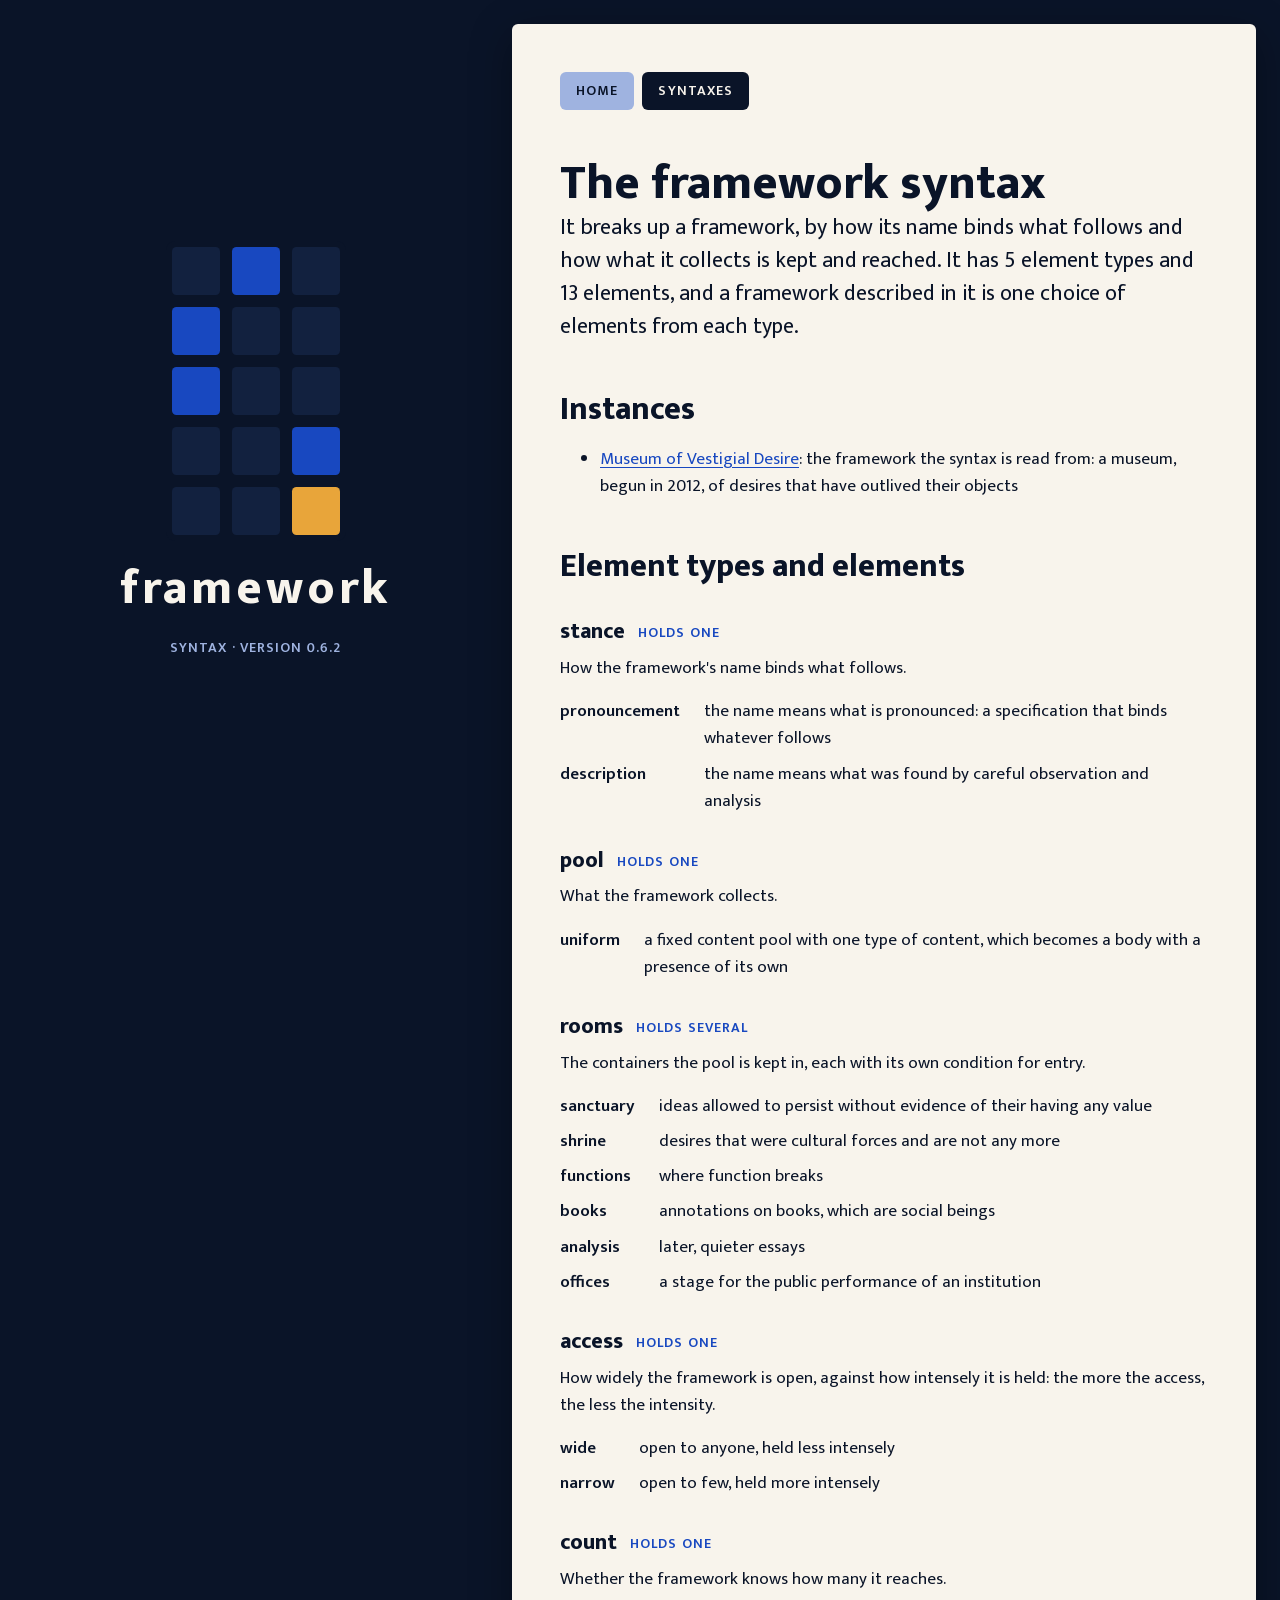
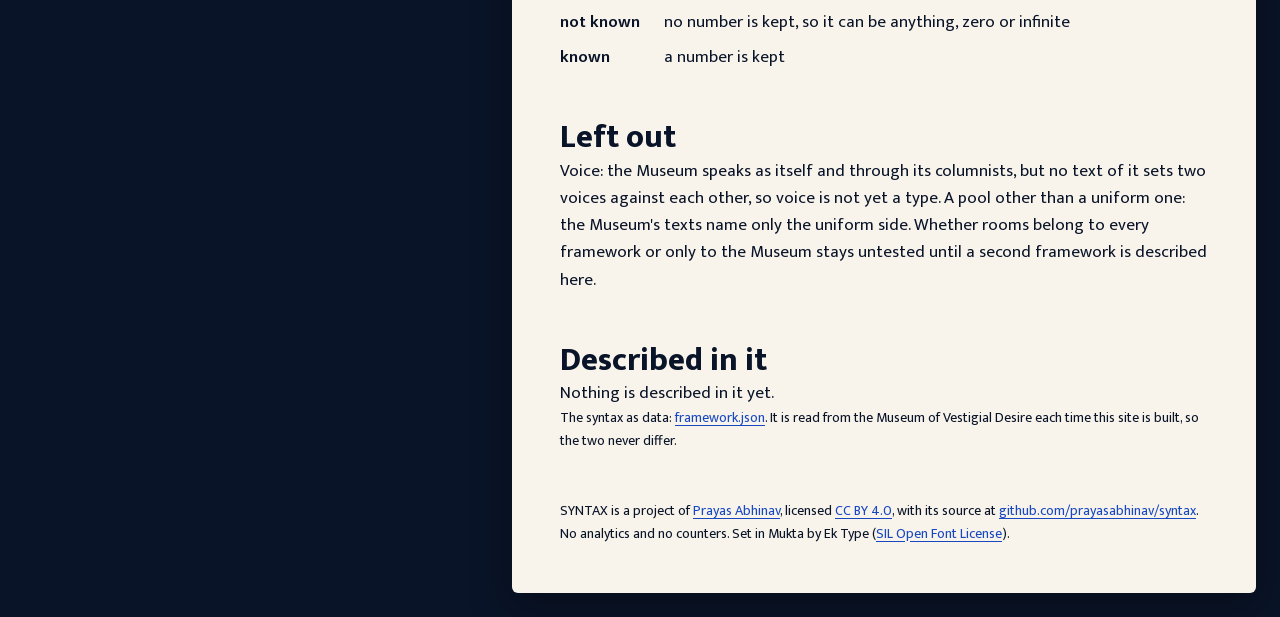
<file: site/framework/index.html>
<!doctype html>
<html lang="en-GB">
<head>
<meta charset="utf-8">
<meta name="viewport" content="width=device-width, initial-scale=1">
<title>The framework syntax · SYNTAX</title>
<meta name="description" content="The framework syntax breaks up a framework, by how its name binds what follows and how what it collects is kept and reached.">
<meta property="og:type" content="website">
<meta property="og:site_name" content="SYNTAX">
<meta property="og:title" content="The framework syntax · SYNTAX">
<meta property="og:description" content="The framework syntax breaks up a framework, by how its name binds what follows and how what it collects is kept and reached.">
<meta property="og:url" content="https://syntax.prayasabhinav.net/framework/">
<meta property="og:image" content="https://syntax.prayasabhinav.net/og/framework.png">
<meta property="og:image:width" content="1200">
<meta property="og:image:height" content="630">
<meta property="og:image:alt" content="The framework syntax · SYNTAX: its mark beside its name">
<meta name="twitter:card" content="summary_large_image">
<link rel="canonical" href="https://syntax.prayasabhinav.net/framework/">
<link rel="icon" href="/favicon.svg" type="image/svg+xml">
<link rel="preload" href="/fonts/mukta-400.woff2" as="font" type="font/woff2" crossorigin>
<style>/* SYNTAX — frontend-design-prayas-plain: the fixed tokens, Mukta only, served from /fonts with no request to Google.
   Two zones: the field (the mark alone on the night) and the sheet (everything read). */
@font-face { font-family: "Mukta"; font-weight: 400; font-display: swap; src: url(/fonts/mukta-400.woff2) format("woff2"); }
@font-face { font-family: "Mukta"; font-weight: 600; font-display: swap; src: url(/fonts/mukta-600.woff2) format("woff2"); }
@font-face { font-family: "Mukta"; font-weight: 800; font-display: swap; src: url(/fonts/mukta-800.woff2) format("woff2"); }

:root {
  --ground: #0a1428; --deep: #12213f; --cobalt: #1848c0; --cobalt-2: #3a6ae0; --mist: #9fb3e0;
  --sheet: #f8f4ec; --ink: #0a1428; --warm: #e8a53a; --radius: 6px;
  color-scheme: dark;
}
* { box-sizing: border-box; }
body { margin: 0; background: var(--ground); color: var(--ink); font: 400 17px/1.6 "Mukta", "Noto Sans", "Segoe UI", sans-serif; }

.page { display: grid; grid-template-columns: minmax(0, 2fr) minmax(0, 3fr); min-height: 100vh; }
.field { position: sticky; top: 0; height: 100vh; display: flex; flex-direction: column; justify-content: center; align-items: center; gap: 24px; padding: 48px 24px; color: var(--mist); }
.field a { color: inherit; text-decoration: none; display: flex; flex-direction: column; align-items: center; gap: 24px; }
.field svg { width: min(16rem, 60%); max-height: 56vh; height: auto; display: block; }
.field .v a { display: inline; color: inherit; }
.field .word { font-weight: 800; font-size: 48px; line-height: 1; letter-spacing: 0.08em; color: var(--sheet); }
.field .v { font-weight: 600; font-size: 14px; letter-spacing: 0.08em; text-transform: uppercase; font-variant-numeric: tabular-nums; }

.sheet { background: var(--sheet); margin: 24px 24px 24px 0; border-radius: var(--radius); box-shadow: 0 12px 40px rgba(0, 0, 0, 0.35); padding: 48px; }
main, footer { max-width: 46rem; }
.nav { display: flex; flex-wrap: wrap; gap: 8px; margin-bottom: 48px; }
.nav a { font-weight: 600; font-size: 14px; letter-spacing: 0.08em; text-transform: uppercase; color: var(--ink); text-decoration: none; background: var(--mist); padding: 8px 16px; border-radius: var(--radius); }
.nav a:hover, .nav a:focus-visible { background: var(--cobalt); color: var(--sheet); }
.nav a[aria-current="page"] { background: var(--ink); color: var(--sheet); }
main > * + * { margin-top: 16px; }
h1 { font-weight: 800; font-size: 48px; line-height: 1.1; margin: 0; }
h2 { font-weight: 800; font-size: 32px; line-height: 1.2; margin: 48px 0 0; }
h3 { font-weight: 800; font-size: 22px; line-height: 1.3; margin: 32px 0 0; }
p { margin: 0; }
.lede { font-size: 22px; line-height: 1.5; }
.label, .holds { font-weight: 600; font-size: 14px; letter-spacing: 0.08em; text-transform: uppercase; }
.holds { color: var(--cobalt); margin-left: 8px; vertical-align: middle; }
.aside { font-size: 14px; }
a { color: var(--cobalt); text-underline-offset: 3px; }

dl { display: grid; grid-template-columns: max-content minmax(0, 1fr); gap: 8px 24px; margin: 16px 0 0; }
dt { font-weight: 600; }
dd { margin: 0; }

/* A syntax on the index, and a type on its page: flat blocks of the deep tone, never a coloured rule */
.syntaxes { list-style: none; padding: 0; display: grid; gap: 16px; }
.syntaxes a { display: grid; grid-template-columns: auto minmax(0, 1fr); column-gap: 24px; align-items: center; background: var(--ink); color: var(--sheet); border-radius: var(--radius); padding: 24px; text-decoration: none; }
.syntaxes svg { grid-row: span 2; width: 48px; height: 64px; display: block; }
.syntaxes .name { display: block; font-weight: 800; font-size: 32px; line-height: 1.2; }
.syntaxes .what { display: block; font-size: 14px; color: var(--mist); font-variant-numeric: tabular-nums; }
.syntaxes a:hover, .syntaxes a:focus-visible { background: var(--cobalt); }
.syntaxes a:hover .what, .syntaxes a:focus-visible .what { color: var(--sheet); }

.type { margin-top: 32px; }
.type h3 { margin: 0; }
.type .aside { margin-top: 8px; font-size: 17px; }

.entities { display: flex; flex-wrap: wrap; gap: 8px; list-style: none; padding: 0; }
.entities a { display: block; background: var(--ink); color: var(--sheet); border-radius: var(--radius); padding: 4px 12px; font-size: 14px; text-decoration: none; }
.entities a:hover, .entities a:focus-visible { background: var(--cobalt); }

footer { margin-top: 48px; font-size: 14px; }

@media (max-width: 900px) {
  .page { grid-template-columns: minmax(0, 1fr); }
  .field { position: static; height: auto; padding: 32px 16px 24px; }
  .field a { flex-direction: row; gap: 16px; }
  .field svg { width: auto; height: 48px; }
  .field .word { font-size: 32px; }
  .sheet { margin: 0 16px 16px; padding: 24px; }
  .nav { margin-bottom: 32px; }
  h1 { font-size: 32px; }
  h2 { font-size: 22px; margin-top: 32px; }
  .lede { font-size: 17px; }
  dl { grid-template-columns: minmax(0, 1fr); gap: 0; }
  dd { margin-bottom: 8px; }
}
</style>
</head>
<body>
<div class="page">
<div class="field"><a href="/framework/"><svg xmlns="http://www.w3.org/2000/svg" viewBox="0 0 120 200" role="img" aria-label="The framework syntax"><title>The framework syntax: 5 element types, one element chosen from each</title><rect width="120" height="200" rx="6" fill="#0a1428"/><rect x="4" y="4" width="32" height="32" rx="3" fill="#12213f"/><rect x="44" y="4" width="32" height="32" rx="3" fill="#1848c0"/><rect x="84" y="4" width="32" height="32" rx="3" fill="#12213f"/><rect x="4" y="44" width="32" height="32" rx="3" fill="#1848c0"/><rect x="44" y="44" width="32" height="32" rx="3" fill="#12213f"/><rect x="84" y="44" width="32" height="32" rx="3" fill="#12213f"/><rect x="4" y="84" width="32" height="32" rx="3" fill="#1848c0"/><rect x="44" y="84" width="32" height="32" rx="3" fill="#12213f"/><rect x="84" y="84" width="32" height="32" rx="3" fill="#12213f"/><rect x="4" y="124" width="32" height="32" rx="3" fill="#12213f"/><rect x="44" y="124" width="32" height="32" rx="3" fill="#12213f"/><rect x="84" y="124" width="32" height="32" rx="3" fill="#1848c0"/><rect x="4" y="164" width="32" height="32" rx="3" fill="#12213f"/><rect x="44" y="164" width="32" height="32" rx="3" fill="#12213f"/><rect x="84" y="164" width="32" height="32" rx="3" fill="#e8a53a"/></svg><span class="word">framework</span></a><span class="v"><a href="/">SYNTAX</a> · Version 0.6.2</span></div>
<div class="sheet">
<nav class="nav"><a href="/">Home</a><a href="/syntaxes/" aria-current="page">Syntaxes</a></nav>
<main><h1>The framework syntax</h1>
<p class="lede">It breaks up a framework, by how its name binds what follows and how what it collects is kept and reached. It has 5 element types and 13 elements, and a framework described in it is one choice of elements from each type.</p>

<h2>Instances</h2><ul><li><a href="https://museumofvestigialdesire.net">Museum of Vestigial Desire</a>: the framework the syntax is read from: a museum, begun in 2012, of desires that have outlived their objects</li></ul>
<h2>Element types and elements</h2><section class="type"><h3>stance <span class="holds">holds one</span></h3>
<p class="aside">How the framework&#x27;s name binds what follows.</p>
<dl><dt>pronouncement</dt><dd>the name means what is pronounced: a specification that binds whatever follows</dd><dt>description</dt><dd>the name means what was found by careful observation and analysis</dd></dl></section><section class="type"><h3>pool <span class="holds">holds one</span></h3>
<p class="aside">What the framework collects.</p>
<dl><dt>uniform</dt><dd>a fixed content pool with one type of content, which becomes a body with a presence of its own</dd></dl></section><section class="type"><h3>rooms <span class="holds">holds several</span></h3>
<p class="aside">The containers the pool is kept in, each with its own condition for entry.</p>
<dl><dt>sanctuary</dt><dd>ideas allowed to persist without evidence of their having any value</dd><dt>shrine</dt><dd>desires that were cultural forces and are not any more</dd><dt>functions</dt><dd>where function breaks</dd><dt>books</dt><dd>annotations on books, which are social beings</dd><dt>analysis</dt><dd>later, quieter essays</dd><dt>offices</dt><dd>a stage for the public performance of an institution</dd></dl></section><section class="type"><h3>access <span class="holds">holds one</span></h3>
<p class="aside">How widely the framework is open, against how intensely it is held: the more the access, the less the intensity.</p>
<dl><dt>wide</dt><dd>open to anyone, held less intensely</dd><dt>narrow</dt><dd>open to few, held more intensely</dd></dl></section><section class="type"><h3>count <span class="holds">holds one</span></h3>
<p class="aside">Whether the framework knows how many it reaches.</p>
<dl><dt>not known</dt><dd>no number is kept, so it can be anything, zero or infinite</dd><dt>known</dt><dd>a number is kept</dd></dl></section>
<h2>Left out</h2><p>Voice: the Museum speaks as itself and through its columnists, but no text of it sets two voices against each other, so voice is not yet a type. A pool other than a uniform one: the Museum&#x27;s texts name only the uniform side. Whether rooms belong to every framework or only to the Museum stays untested until a second framework is described here.</p>
<h2>Described in it</h2><p>Nothing is described in it yet.</p>
<p class="aside">The syntax as data: <a href="/framework.json">framework.json</a>. It is read from the Museum of Vestigial Desire each time this site is built, so the two never differ.</p></main>
<footer><p>SYNTAX is a project of <a href="https://prayasabhinav.net">Prayas Abhinav</a>, licensed <a href="https://creativecommons.org/licenses/by/4.0/">CC BY 4.0</a>, with its source at <a href="https://github.com/prayasabhinav/syntax">github.com/prayasabhinav/syntax</a>. No analytics and no counters. Set in Mukta by Ek Type (<a href="/fonts/OFL.txt">SIL Open Font License</a>).</p></footer>
</div>
</div>
</body>
</html>
</file>
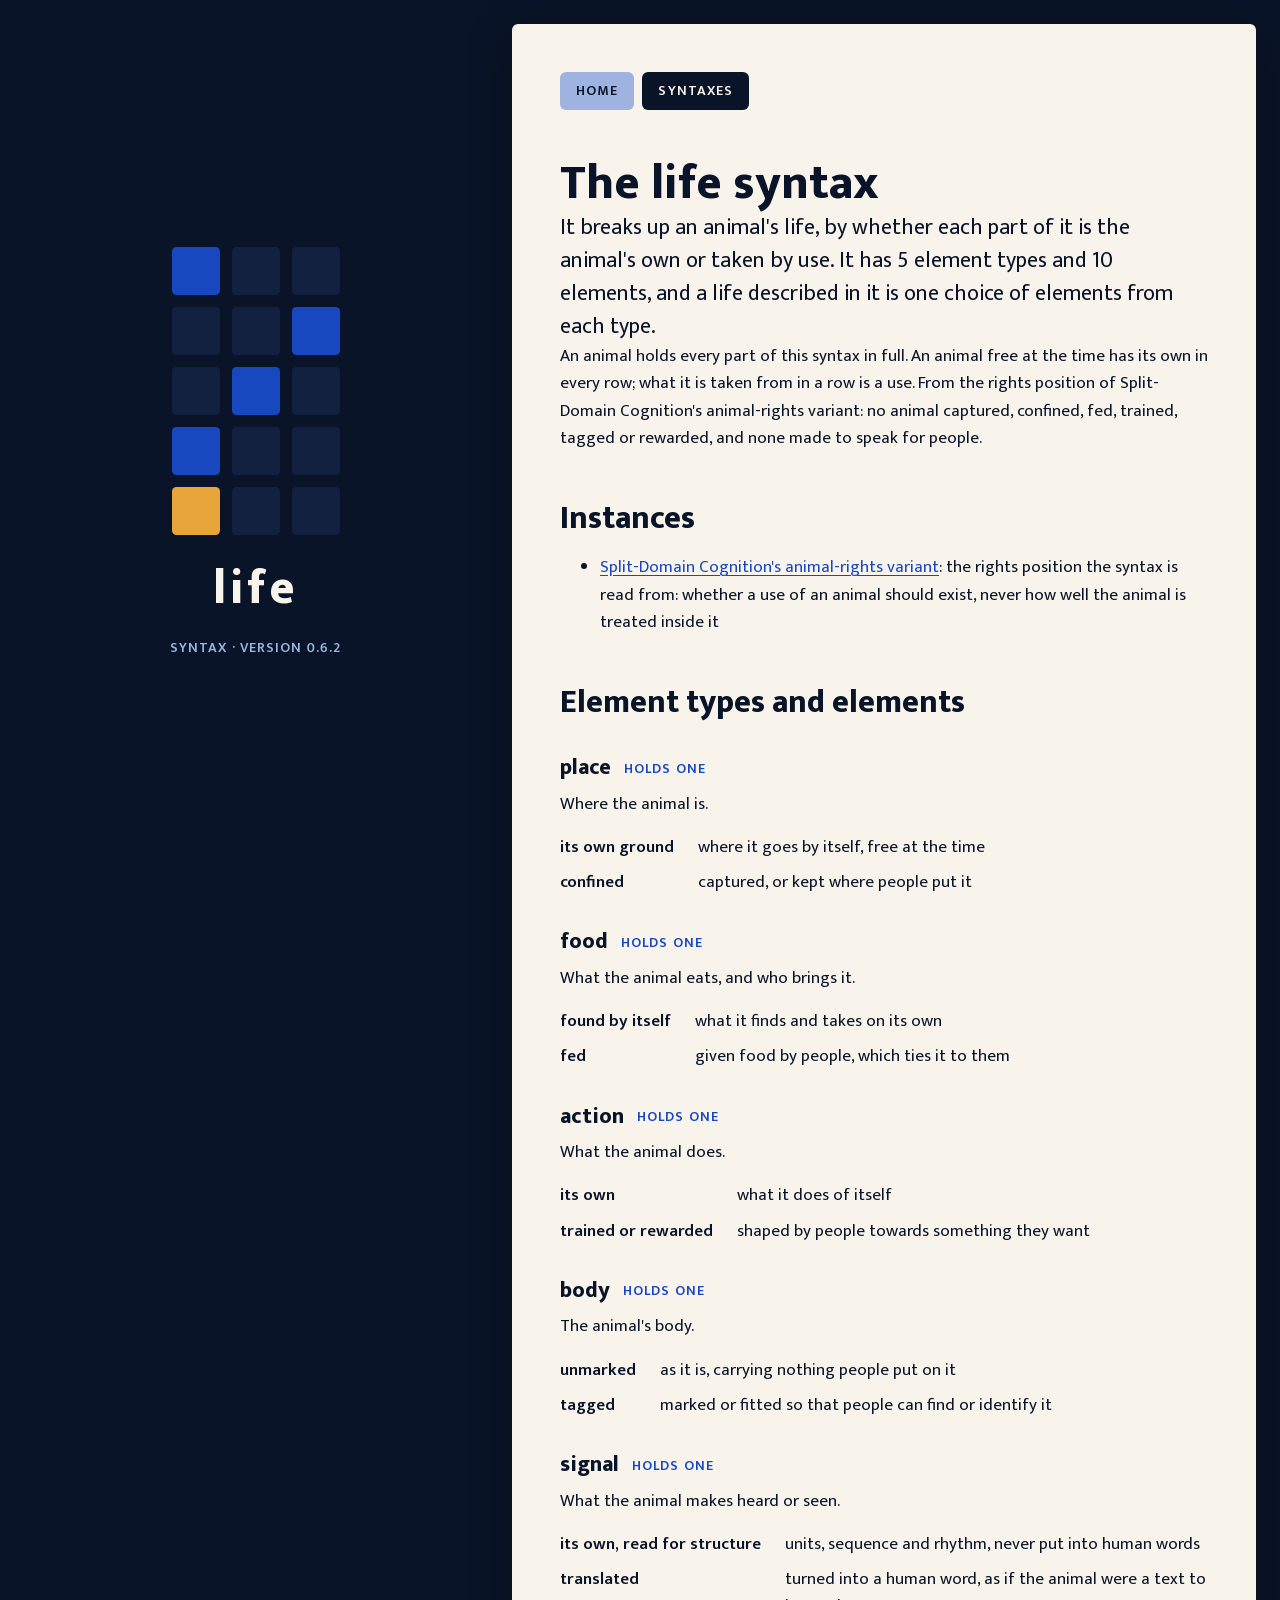
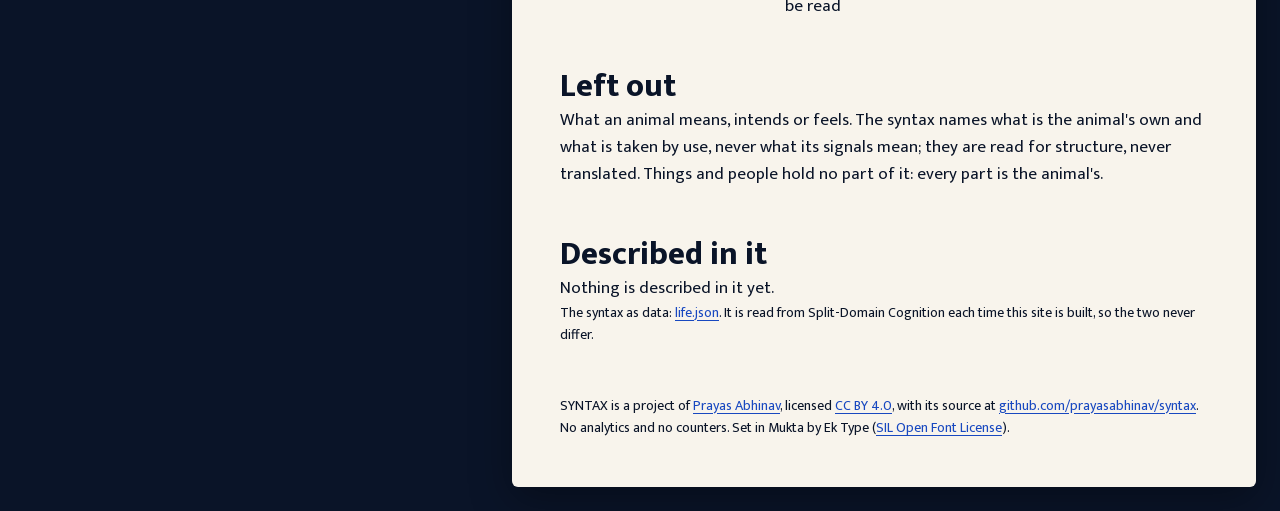
<file: site/life/index.html>
<!doctype html>
<html lang="en-GB">
<head>
<meta charset="utf-8">
<meta name="viewport" content="width=device-width, initial-scale=1">
<title>The life syntax · SYNTAX</title>
<meta name="description" content="The life syntax breaks up an animal&#x27;s life, by whether each part of it is the animal&#x27;s own or taken by use.">
<meta property="og:type" content="website">
<meta property="og:site_name" content="SYNTAX">
<meta property="og:title" content="The life syntax · SYNTAX">
<meta property="og:description" content="The life syntax breaks up an animal&#x27;s life, by whether each part of it is the animal&#x27;s own or taken by use.">
<meta property="og:url" content="https://syntax.prayasabhinav.net/life/">
<meta property="og:image" content="https://syntax.prayasabhinav.net/og/life.png">
<meta property="og:image:width" content="1200">
<meta property="og:image:height" content="630">
<meta property="og:image:alt" content="The life syntax · SYNTAX: its mark beside its name">
<meta name="twitter:card" content="summary_large_image">
<link rel="canonical" href="https://syntax.prayasabhinav.net/life/">
<link rel="icon" href="/favicon.svg" type="image/svg+xml">
<link rel="preload" href="/fonts/mukta-400.woff2" as="font" type="font/woff2" crossorigin>
<style>/* SYNTAX — frontend-design-prayas-plain: the fixed tokens, Mukta only, served from /fonts with no request to Google.
   Two zones: the field (the mark alone on the night) and the sheet (everything read). */
@font-face { font-family: "Mukta"; font-weight: 400; font-display: swap; src: url(/fonts/mukta-400.woff2) format("woff2"); }
@font-face { font-family: "Mukta"; font-weight: 600; font-display: swap; src: url(/fonts/mukta-600.woff2) format("woff2"); }
@font-face { font-family: "Mukta"; font-weight: 800; font-display: swap; src: url(/fonts/mukta-800.woff2) format("woff2"); }

:root {
  --ground: #0a1428; --deep: #12213f; --cobalt: #1848c0; --cobalt-2: #3a6ae0; --mist: #9fb3e0;
  --sheet: #f8f4ec; --ink: #0a1428; --warm: #e8a53a; --radius: 6px;
  color-scheme: dark;
}
* { box-sizing: border-box; }
body { margin: 0; background: var(--ground); color: var(--ink); font: 400 17px/1.6 "Mukta", "Noto Sans", "Segoe UI", sans-serif; }

.page { display: grid; grid-template-columns: minmax(0, 2fr) minmax(0, 3fr); min-height: 100vh; }
.field { position: sticky; top: 0; height: 100vh; display: flex; flex-direction: column; justify-content: center; align-items: center; gap: 24px; padding: 48px 24px; color: var(--mist); }
.field a { color: inherit; text-decoration: none; display: flex; flex-direction: column; align-items: center; gap: 24px; }
.field svg { width: min(16rem, 60%); max-height: 56vh; height: auto; display: block; }
.field .v a { display: inline; color: inherit; }
.field .word { font-weight: 800; font-size: 48px; line-height: 1; letter-spacing: 0.08em; color: var(--sheet); }
.field .v { font-weight: 600; font-size: 14px; letter-spacing: 0.08em; text-transform: uppercase; font-variant-numeric: tabular-nums; }

.sheet { background: var(--sheet); margin: 24px 24px 24px 0; border-radius: var(--radius); box-shadow: 0 12px 40px rgba(0, 0, 0, 0.35); padding: 48px; }
main, footer { max-width: 46rem; }
.nav { display: flex; flex-wrap: wrap; gap: 8px; margin-bottom: 48px; }
.nav a { font-weight: 600; font-size: 14px; letter-spacing: 0.08em; text-transform: uppercase; color: var(--ink); text-decoration: none; background: var(--mist); padding: 8px 16px; border-radius: var(--radius); }
.nav a:hover, .nav a:focus-visible { background: var(--cobalt); color: var(--sheet); }
.nav a[aria-current="page"] { background: var(--ink); color: var(--sheet); }
main > * + * { margin-top: 16px; }
h1 { font-weight: 800; font-size: 48px; line-height: 1.1; margin: 0; }
h2 { font-weight: 800; font-size: 32px; line-height: 1.2; margin: 48px 0 0; }
h3 { font-weight: 800; font-size: 22px; line-height: 1.3; margin: 32px 0 0; }
p { margin: 0; }
.lede { font-size: 22px; line-height: 1.5; }
.label, .holds { font-weight: 600; font-size: 14px; letter-spacing: 0.08em; text-transform: uppercase; }
.holds { color: var(--cobalt); margin-left: 8px; vertical-align: middle; }
.aside { font-size: 14px; }
a { color: var(--cobalt); text-underline-offset: 3px; }

dl { display: grid; grid-template-columns: max-content minmax(0, 1fr); gap: 8px 24px; margin: 16px 0 0; }
dt { font-weight: 600; }
dd { margin: 0; }

/* A syntax on the index, and a type on its page: flat blocks of the deep tone, never a coloured rule */
.syntaxes { list-style: none; padding: 0; display: grid; gap: 16px; }
.syntaxes a { display: grid; grid-template-columns: auto minmax(0, 1fr); column-gap: 24px; align-items: center; background: var(--ink); color: var(--sheet); border-radius: var(--radius); padding: 24px; text-decoration: none; }
.syntaxes svg { grid-row: span 2; width: 48px; height: 64px; display: block; }
.syntaxes .name { display: block; font-weight: 800; font-size: 32px; line-height: 1.2; }
.syntaxes .what { display: block; font-size: 14px; color: var(--mist); font-variant-numeric: tabular-nums; }
.syntaxes a:hover, .syntaxes a:focus-visible { background: var(--cobalt); }
.syntaxes a:hover .what, .syntaxes a:focus-visible .what { color: var(--sheet); }

.type { margin-top: 32px; }
.type h3 { margin: 0; }
.type .aside { margin-top: 8px; font-size: 17px; }

.entities { display: flex; flex-wrap: wrap; gap: 8px; list-style: none; padding: 0; }
.entities a { display: block; background: var(--ink); color: var(--sheet); border-radius: var(--radius); padding: 4px 12px; font-size: 14px; text-decoration: none; }
.entities a:hover, .entities a:focus-visible { background: var(--cobalt); }

footer { margin-top: 48px; font-size: 14px; }

@media (max-width: 900px) {
  .page { grid-template-columns: minmax(0, 1fr); }
  .field { position: static; height: auto; padding: 32px 16px 24px; }
  .field a { flex-direction: row; gap: 16px; }
  .field svg { width: auto; height: 48px; }
  .field .word { font-size: 32px; }
  .sheet { margin: 0 16px 16px; padding: 24px; }
  .nav { margin-bottom: 32px; }
  h1 { font-size: 32px; }
  h2 { font-size: 22px; margin-top: 32px; }
  .lede { font-size: 17px; }
  dl { grid-template-columns: minmax(0, 1fr); gap: 0; }
  dd { margin-bottom: 8px; }
}
</style>
</head>
<body>
<div class="page">
<div class="field"><a href="/life/"><svg xmlns="http://www.w3.org/2000/svg" viewBox="0 0 120 200" role="img" aria-label="The life syntax"><title>The life syntax: 5 element types, one element chosen from each</title><rect width="120" height="200" rx="6" fill="#0a1428"/><rect x="4" y="4" width="32" height="32" rx="3" fill="#1848c0"/><rect x="44" y="4" width="32" height="32" rx="3" fill="#12213f"/><rect x="84" y="4" width="32" height="32" rx="3" fill="#12213f"/><rect x="4" y="44" width="32" height="32" rx="3" fill="#12213f"/><rect x="44" y="44" width="32" height="32" rx="3" fill="#12213f"/><rect x="84" y="44" width="32" height="32" rx="3" fill="#1848c0"/><rect x="4" y="84" width="32" height="32" rx="3" fill="#12213f"/><rect x="44" y="84" width="32" height="32" rx="3" fill="#1848c0"/><rect x="84" y="84" width="32" height="32" rx="3" fill="#12213f"/><rect x="4" y="124" width="32" height="32" rx="3" fill="#1848c0"/><rect x="44" y="124" width="32" height="32" rx="3" fill="#12213f"/><rect x="84" y="124" width="32" height="32" rx="3" fill="#12213f"/><rect x="4" y="164" width="32" height="32" rx="3" fill="#e8a53a"/><rect x="44" y="164" width="32" height="32" rx="3" fill="#12213f"/><rect x="84" y="164" width="32" height="32" rx="3" fill="#12213f"/></svg><span class="word">life</span></a><span class="v"><a href="/">SYNTAX</a> · Version 0.6.2</span></div>
<div class="sheet">
<nav class="nav"><a href="/">Home</a><a href="/syntaxes/" aria-current="page">Syntaxes</a></nav>
<main><h1>The life syntax</h1>
<p class="lede">It breaks up an animal&#x27;s life, by whether each part of it is the animal&#x27;s own or taken by use. It has 5 element types and 10 elements, and a life described in it is one choice of elements from each type.</p>
<p>An animal holds every part of this syntax in full. An animal free at the time has its own in every row; what it is taken from in a row is a use. From the rights position of Split-Domain Cognition&#x27;s animal-rights variant: no animal captured, confined, fed, trained, tagged or rewarded, and none made to speak for people.</p>
<h2>Instances</h2><ul><li><a href="https://splitdomaincognition.org/variants/animal-rights-and-veganism/v1/">Split-Domain Cognition&#x27;s animal-rights variant</a>: the rights position the syntax is read from: whether a use of an animal should exist, never how well the animal is treated inside it</li></ul>
<h2>Element types and elements</h2><section class="type"><h3>place <span class="holds">holds one</span></h3>
<p class="aside">Where the animal is.</p>
<dl><dt>its own ground</dt><dd>where it goes by itself, free at the time</dd><dt>confined</dt><dd>captured, or kept where people put it</dd></dl></section><section class="type"><h3>food <span class="holds">holds one</span></h3>
<p class="aside">What the animal eats, and who brings it.</p>
<dl><dt>found by itself</dt><dd>what it finds and takes on its own</dd><dt>fed</dt><dd>given food by people, which ties it to them</dd></dl></section><section class="type"><h3>action <span class="holds">holds one</span></h3>
<p class="aside">What the animal does.</p>
<dl><dt>its own</dt><dd>what it does of itself</dd><dt>trained or rewarded</dt><dd>shaped by people towards something they want</dd></dl></section><section class="type"><h3>body <span class="holds">holds one</span></h3>
<p class="aside">The animal&#x27;s body.</p>
<dl><dt>unmarked</dt><dd>as it is, carrying nothing people put on it</dd><dt>tagged</dt><dd>marked or fitted so that people can find or identify it</dd></dl></section><section class="type"><h3>signal <span class="holds">holds one</span></h3>
<p class="aside">What the animal makes heard or seen.</p>
<dl><dt>its own, read for structure</dt><dd>units, sequence and rhythm, never put into human words</dd><dt>translated</dt><dd>turned into a human word, as if the animal were a text to be read</dd></dl></section>
<h2>Left out</h2><p>What an animal means, intends or feels. The syntax names what is the animal&#x27;s own and what is taken by use, never what its signals mean; they are read for structure, never translated. Things and people hold no part of it: every part is the animal&#x27;s.</p>
<h2>Described in it</h2><p>Nothing is described in it yet.</p>
<p class="aside">The syntax as data: <a href="/life.json">life.json</a>. It is read from Split-Domain Cognition each time this site is built, so the two never differ.</p></main>
<footer><p>SYNTAX is a project of <a href="https://prayasabhinav.net">Prayas Abhinav</a>, licensed <a href="https://creativecommons.org/licenses/by/4.0/">CC BY 4.0</a>, with its source at <a href="https://github.com/prayasabhinav/syntax">github.com/prayasabhinav/syntax</a>. No analytics and no counters. Set in Mukta by Ek Type (<a href="/fonts/OFL.txt">SIL Open Font License</a>).</p></footer>
</div>
</div>
</body>
</html>
</file>
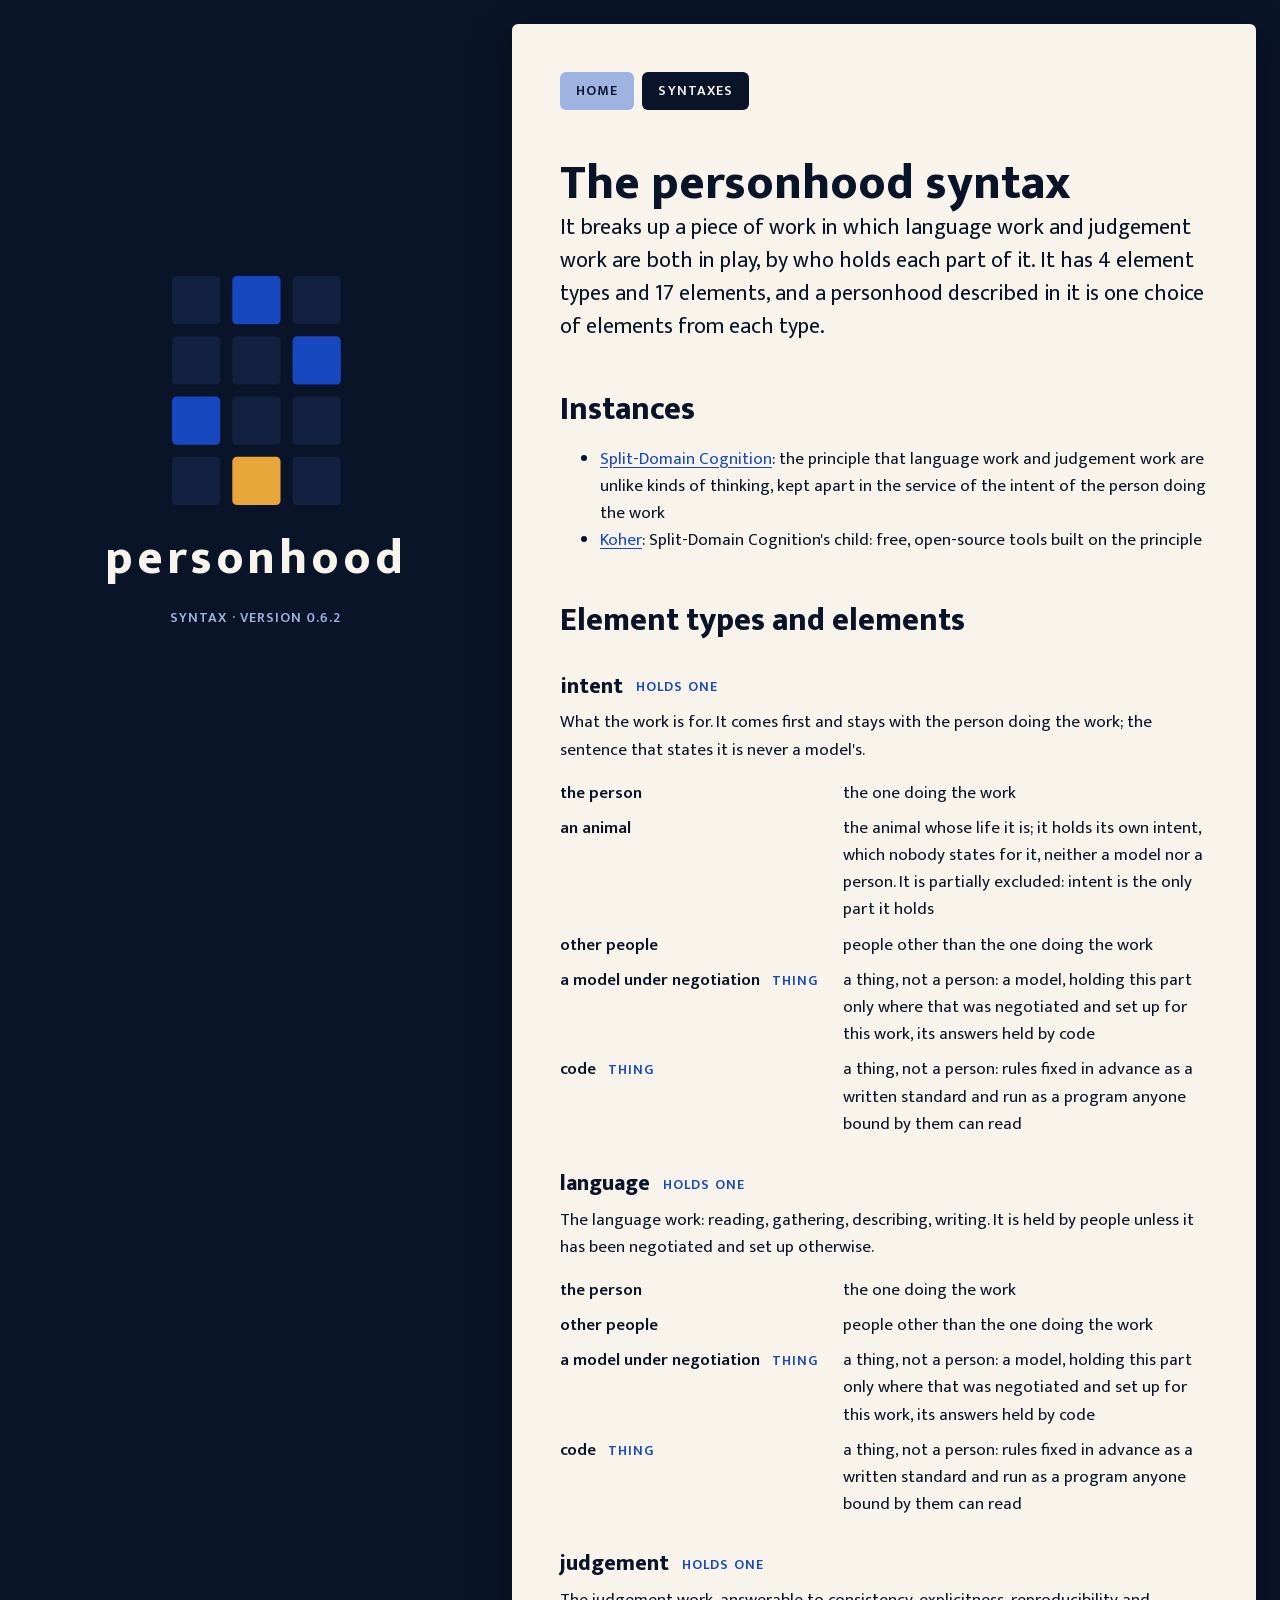
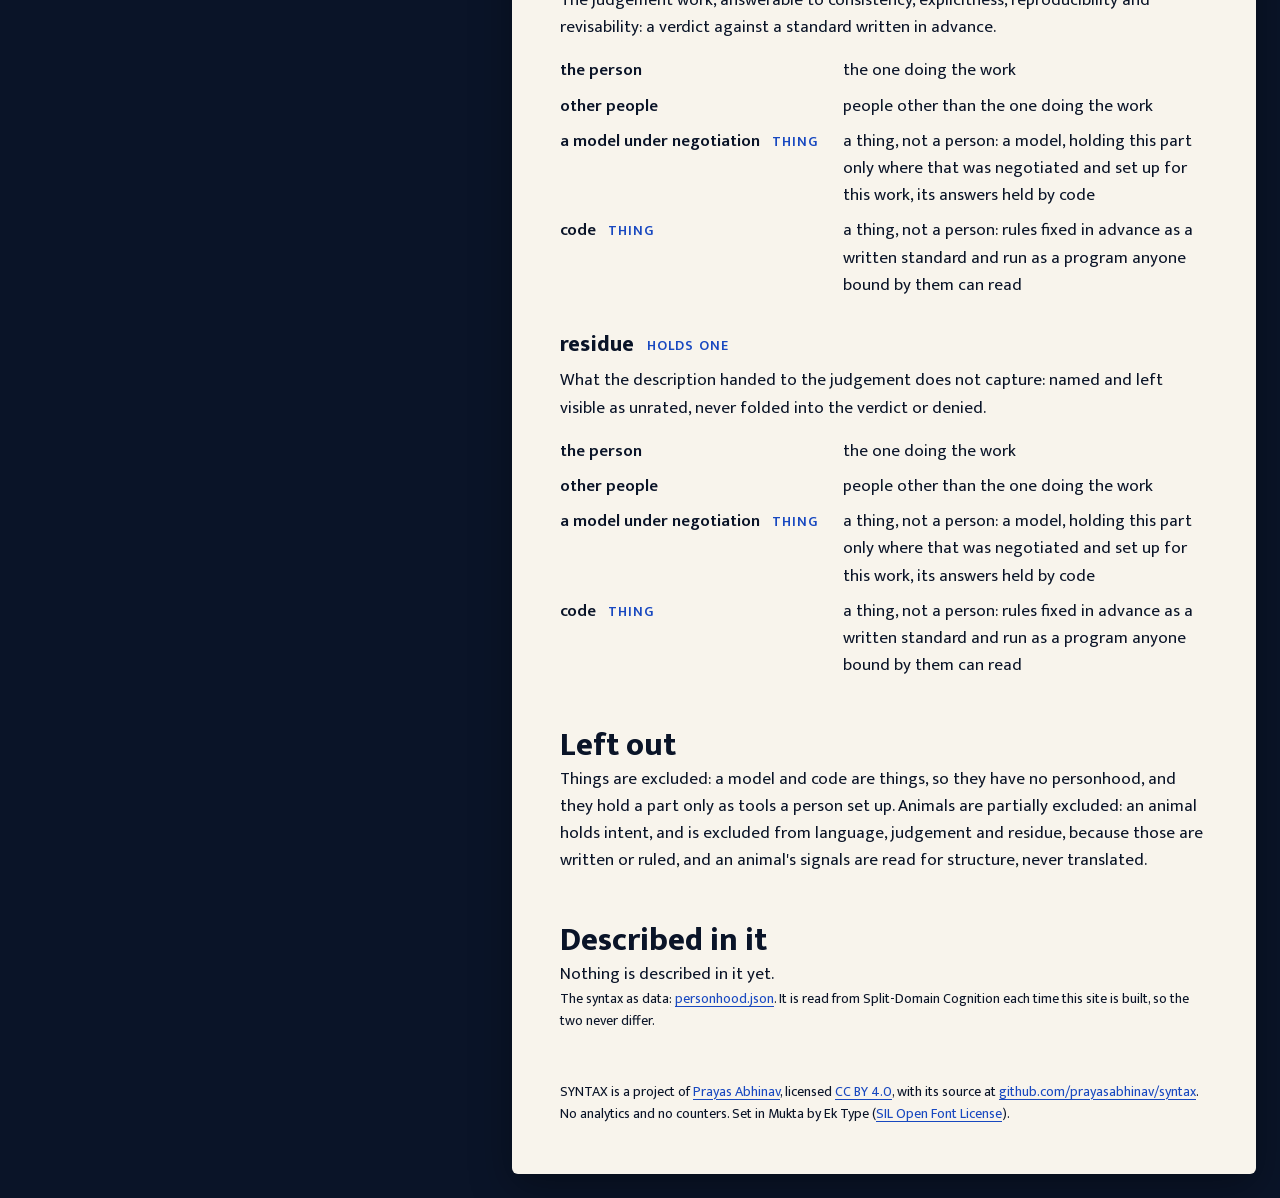
<file: site/personhood/index.html>
<!doctype html>
<html lang="en-GB">
<head>
<meta charset="utf-8">
<meta name="viewport" content="width=device-width, initial-scale=1">
<title>The personhood syntax · SYNTAX</title>
<meta name="description" content="The personhood syntax breaks up a piece of work in which language work and judgement work are both in play, by who holds each part of it.">
<meta property="og:type" content="website">
<meta property="og:site_name" content="SYNTAX">
<meta property="og:title" content="The personhood syntax · SYNTAX">
<meta property="og:description" content="The personhood syntax breaks up a piece of work in which language work and judgement work are both in play, by who holds each part of it.">
<meta property="og:url" content="https://syntax.prayasabhinav.net/personhood/">
<meta property="og:image" content="https://syntax.prayasabhinav.net/og/personhood.png">
<meta property="og:image:width" content="1200">
<meta property="og:image:height" content="630">
<meta property="og:image:alt" content="The personhood syntax · SYNTAX: its mark beside its name">
<meta name="twitter:card" content="summary_large_image">
<link rel="canonical" href="https://syntax.prayasabhinav.net/personhood/">
<link rel="icon" href="/favicon.svg" type="image/svg+xml">
<link rel="preload" href="/fonts/mukta-400.woff2" as="font" type="font/woff2" crossorigin>
<style>/* SYNTAX — frontend-design-prayas-plain: the fixed tokens, Mukta only, served from /fonts with no request to Google.
   Two zones: the field (the mark alone on the night) and the sheet (everything read). */
@font-face { font-family: "Mukta"; font-weight: 400; font-display: swap; src: url(/fonts/mukta-400.woff2) format("woff2"); }
@font-face { font-family: "Mukta"; font-weight: 600; font-display: swap; src: url(/fonts/mukta-600.woff2) format("woff2"); }
@font-face { font-family: "Mukta"; font-weight: 800; font-display: swap; src: url(/fonts/mukta-800.woff2) format("woff2"); }

:root {
  --ground: #0a1428; --deep: #12213f; --cobalt: #1848c0; --cobalt-2: #3a6ae0; --mist: #9fb3e0;
  --sheet: #f8f4ec; --ink: #0a1428; --warm: #e8a53a; --radius: 6px;
  color-scheme: dark;
}
* { box-sizing: border-box; }
body { margin: 0; background: var(--ground); color: var(--ink); font: 400 17px/1.6 "Mukta", "Noto Sans", "Segoe UI", sans-serif; }

.page { display: grid; grid-template-columns: minmax(0, 2fr) minmax(0, 3fr); min-height: 100vh; }
.field { position: sticky; top: 0; height: 100vh; display: flex; flex-direction: column; justify-content: center; align-items: center; gap: 24px; padding: 48px 24px; color: var(--mist); }
.field a { color: inherit; text-decoration: none; display: flex; flex-direction: column; align-items: center; gap: 24px; }
.field svg { width: min(16rem, 60%); max-height: 56vh; height: auto; display: block; }
.field .v a { display: inline; color: inherit; }
.field .word { font-weight: 800; font-size: 48px; line-height: 1; letter-spacing: 0.08em; color: var(--sheet); }
.field .v { font-weight: 600; font-size: 14px; letter-spacing: 0.08em; text-transform: uppercase; font-variant-numeric: tabular-nums; }

.sheet { background: var(--sheet); margin: 24px 24px 24px 0; border-radius: var(--radius); box-shadow: 0 12px 40px rgba(0, 0, 0, 0.35); padding: 48px; }
main, footer { max-width: 46rem; }
.nav { display: flex; flex-wrap: wrap; gap: 8px; margin-bottom: 48px; }
.nav a { font-weight: 600; font-size: 14px; letter-spacing: 0.08em; text-transform: uppercase; color: var(--ink); text-decoration: none; background: var(--mist); padding: 8px 16px; border-radius: var(--radius); }
.nav a:hover, .nav a:focus-visible { background: var(--cobalt); color: var(--sheet); }
.nav a[aria-current="page"] { background: var(--ink); color: var(--sheet); }
main > * + * { margin-top: 16px; }
h1 { font-weight: 800; font-size: 48px; line-height: 1.1; margin: 0; }
h2 { font-weight: 800; font-size: 32px; line-height: 1.2; margin: 48px 0 0; }
h3 { font-weight: 800; font-size: 22px; line-height: 1.3; margin: 32px 0 0; }
p { margin: 0; }
.lede { font-size: 22px; line-height: 1.5; }
.label, .holds { font-weight: 600; font-size: 14px; letter-spacing: 0.08em; text-transform: uppercase; }
.holds { color: var(--cobalt); margin-left: 8px; vertical-align: middle; }
.aside { font-size: 14px; }
a { color: var(--cobalt); text-underline-offset: 3px; }

dl { display: grid; grid-template-columns: max-content minmax(0, 1fr); gap: 8px 24px; margin: 16px 0 0; }
dt { font-weight: 600; }
dd { margin: 0; }

/* A syntax on the index, and a type on its page: flat blocks of the deep tone, never a coloured rule */
.syntaxes { list-style: none; padding: 0; display: grid; gap: 16px; }
.syntaxes a { display: grid; grid-template-columns: auto minmax(0, 1fr); column-gap: 24px; align-items: center; background: var(--ink); color: var(--sheet); border-radius: var(--radius); padding: 24px; text-decoration: none; }
.syntaxes svg { grid-row: span 2; width: 48px; height: 64px; display: block; }
.syntaxes .name { display: block; font-weight: 800; font-size: 32px; line-height: 1.2; }
.syntaxes .what { display: block; font-size: 14px; color: var(--mist); font-variant-numeric: tabular-nums; }
.syntaxes a:hover, .syntaxes a:focus-visible { background: var(--cobalt); }
.syntaxes a:hover .what, .syntaxes a:focus-visible .what { color: var(--sheet); }

.type { margin-top: 32px; }
.type h3 { margin: 0; }
.type .aside { margin-top: 8px; font-size: 17px; }

.entities { display: flex; flex-wrap: wrap; gap: 8px; list-style: none; padding: 0; }
.entities a { display: block; background: var(--ink); color: var(--sheet); border-radius: var(--radius); padding: 4px 12px; font-size: 14px; text-decoration: none; }
.entities a:hover, .entities a:focus-visible { background: var(--cobalt); }

footer { margin-top: 48px; font-size: 14px; }

@media (max-width: 900px) {
  .page { grid-template-columns: minmax(0, 1fr); }
  .field { position: static; height: auto; padding: 32px 16px 24px; }
  .field a { flex-direction: row; gap: 16px; }
  .field svg { width: auto; height: 48px; }
  .field .word { font-size: 32px; }
  .sheet { margin: 0 16px 16px; padding: 24px; }
  .nav { margin-bottom: 32px; }
  h1 { font-size: 32px; }
  h2 { font-size: 22px; margin-top: 32px; }
  .lede { font-size: 17px; }
  dl { grid-template-columns: minmax(0, 1fr); gap: 0; }
  dd { margin-bottom: 8px; }
}
</style>
</head>
<body>
<div class="page">
<div class="field"><a href="/personhood/"><svg xmlns="http://www.w3.org/2000/svg" viewBox="0 0 120 160" role="img" aria-label="The personhood syntax"><title>The personhood syntax: 4 element types, one element chosen from each</title><rect width="120" height="160" rx="6" fill="#0a1428"/><rect x="4" y="4" width="32" height="32" rx="3" fill="#12213f"/><rect x="44" y="4" width="32" height="32" rx="3" fill="#1848c0"/><rect x="84" y="4" width="32" height="32" rx="3" fill="#12213f"/><rect x="4" y="44" width="32" height="32" rx="3" fill="#12213f"/><rect x="44" y="44" width="32" height="32" rx="3" fill="#12213f"/><rect x="84" y="44" width="32" height="32" rx="3" fill="#1848c0"/><rect x="4" y="84" width="32" height="32" rx="3" fill="#1848c0"/><rect x="44" y="84" width="32" height="32" rx="3" fill="#12213f"/><rect x="84" y="84" width="32" height="32" rx="3" fill="#12213f"/><rect x="4" y="124" width="32" height="32" rx="3" fill="#12213f"/><rect x="44" y="124" width="32" height="32" rx="3" fill="#e8a53a"/><rect x="84" y="124" width="32" height="32" rx="3" fill="#12213f"/></svg><span class="word">personhood</span></a><span class="v"><a href="/">SYNTAX</a> · Version 0.6.2</span></div>
<div class="sheet">
<nav class="nav"><a href="/">Home</a><a href="/syntaxes/" aria-current="page">Syntaxes</a></nav>
<main><h1>The personhood syntax</h1>
<p class="lede">It breaks up a piece of work in which language work and judgement work are both in play, by who holds each part of it. It has 4 element types and 17 elements, and a personhood described in it is one choice of elements from each type.</p>

<h2>Instances</h2><ul><li><a href="https://splitdomaincognition.org">Split-Domain Cognition</a>: the principle that language work and judgement work are unlike kinds of thinking, kept apart in the service of the intent of the person doing the work</li><li><a href="https://koher.app">Koher</a>: Split-Domain Cognition&#x27;s child: free, open-source tools built on the principle</li></ul>
<h2>Element types and elements</h2><section class="type"><h3>intent <span class="holds">holds one</span></h3>
<p class="aside">What the work is for. It comes first and stays with the person doing the work; the sentence that states it is never a model&#x27;s.</p>
<dl><dt>the person</dt><dd>the one doing the work</dd><dt>an animal</dt><dd>the animal whose life it is; it holds its own intent, which nobody states for it, neither a model nor a person. It is partially excluded: intent is the only part it holds</dd><dt>other people</dt><dd>people other than the one doing the work</dd><dt>a model under negotiation <span class="holds">thing</span></dt><dd>a thing, not a person: a model, holding this part only where that was negotiated and set up for this work, its answers held by code</dd><dt>code <span class="holds">thing</span></dt><dd>a thing, not a person: rules fixed in advance as a written standard and run as a program anyone bound by them can read</dd></dl></section><section class="type"><h3>language <span class="holds">holds one</span></h3>
<p class="aside">The language work: reading, gathering, describing, writing. It is held by people unless it has been negotiated and set up otherwise.</p>
<dl><dt>the person</dt><dd>the one doing the work</dd><dt>other people</dt><dd>people other than the one doing the work</dd><dt>a model under negotiation <span class="holds">thing</span></dt><dd>a thing, not a person: a model, holding this part only where that was negotiated and set up for this work, its answers held by code</dd><dt>code <span class="holds">thing</span></dt><dd>a thing, not a person: rules fixed in advance as a written standard and run as a program anyone bound by them can read</dd></dl></section><section class="type"><h3>judgement <span class="holds">holds one</span></h3>
<p class="aside">The judgement work, answerable to consistency, explicitness, reproducibility and revisability: a verdict against a standard written in advance.</p>
<dl><dt>the person</dt><dd>the one doing the work</dd><dt>other people</dt><dd>people other than the one doing the work</dd><dt>a model under negotiation <span class="holds">thing</span></dt><dd>a thing, not a person: a model, holding this part only where that was negotiated and set up for this work, its answers held by code</dd><dt>code <span class="holds">thing</span></dt><dd>a thing, not a person: rules fixed in advance as a written standard and run as a program anyone bound by them can read</dd></dl></section><section class="type"><h3>residue <span class="holds">holds one</span></h3>
<p class="aside">What the description handed to the judgement does not capture: named and left visible as unrated, never folded into the verdict or denied.</p>
<dl><dt>the person</dt><dd>the one doing the work</dd><dt>other people</dt><dd>people other than the one doing the work</dd><dt>a model under negotiation <span class="holds">thing</span></dt><dd>a thing, not a person: a model, holding this part only where that was negotiated and set up for this work, its answers held by code</dd><dt>code <span class="holds">thing</span></dt><dd>a thing, not a person: rules fixed in advance as a written standard and run as a program anyone bound by them can read</dd></dl></section>
<h2>Left out</h2><p>Things are excluded: a model and code are things, so they have no personhood, and they hold a part only as tools a person set up. Animals are partially excluded: an animal holds intent, and is excluded from language, judgement and residue, because those are written or ruled, and an animal&#x27;s signals are read for structure, never translated.</p>
<h2>Described in it</h2><p>Nothing is described in it yet.</p>
<p class="aside">The syntax as data: <a href="/personhood.json">personhood.json</a>. It is read from Split-Domain Cognition each time this site is built, so the two never differ.</p></main>
<footer><p>SYNTAX is a project of <a href="https://prayasabhinav.net">Prayas Abhinav</a>, licensed <a href="https://creativecommons.org/licenses/by/4.0/">CC BY 4.0</a>, with its source at <a href="https://github.com/prayasabhinav/syntax">github.com/prayasabhinav/syntax</a>. No analytics and no counters. Set in Mukta by Ek Type (<a href="/fonts/OFL.txt">SIL Open Font License</a>).</p></footer>
</div>
</div>
</body>
</html>
</file>
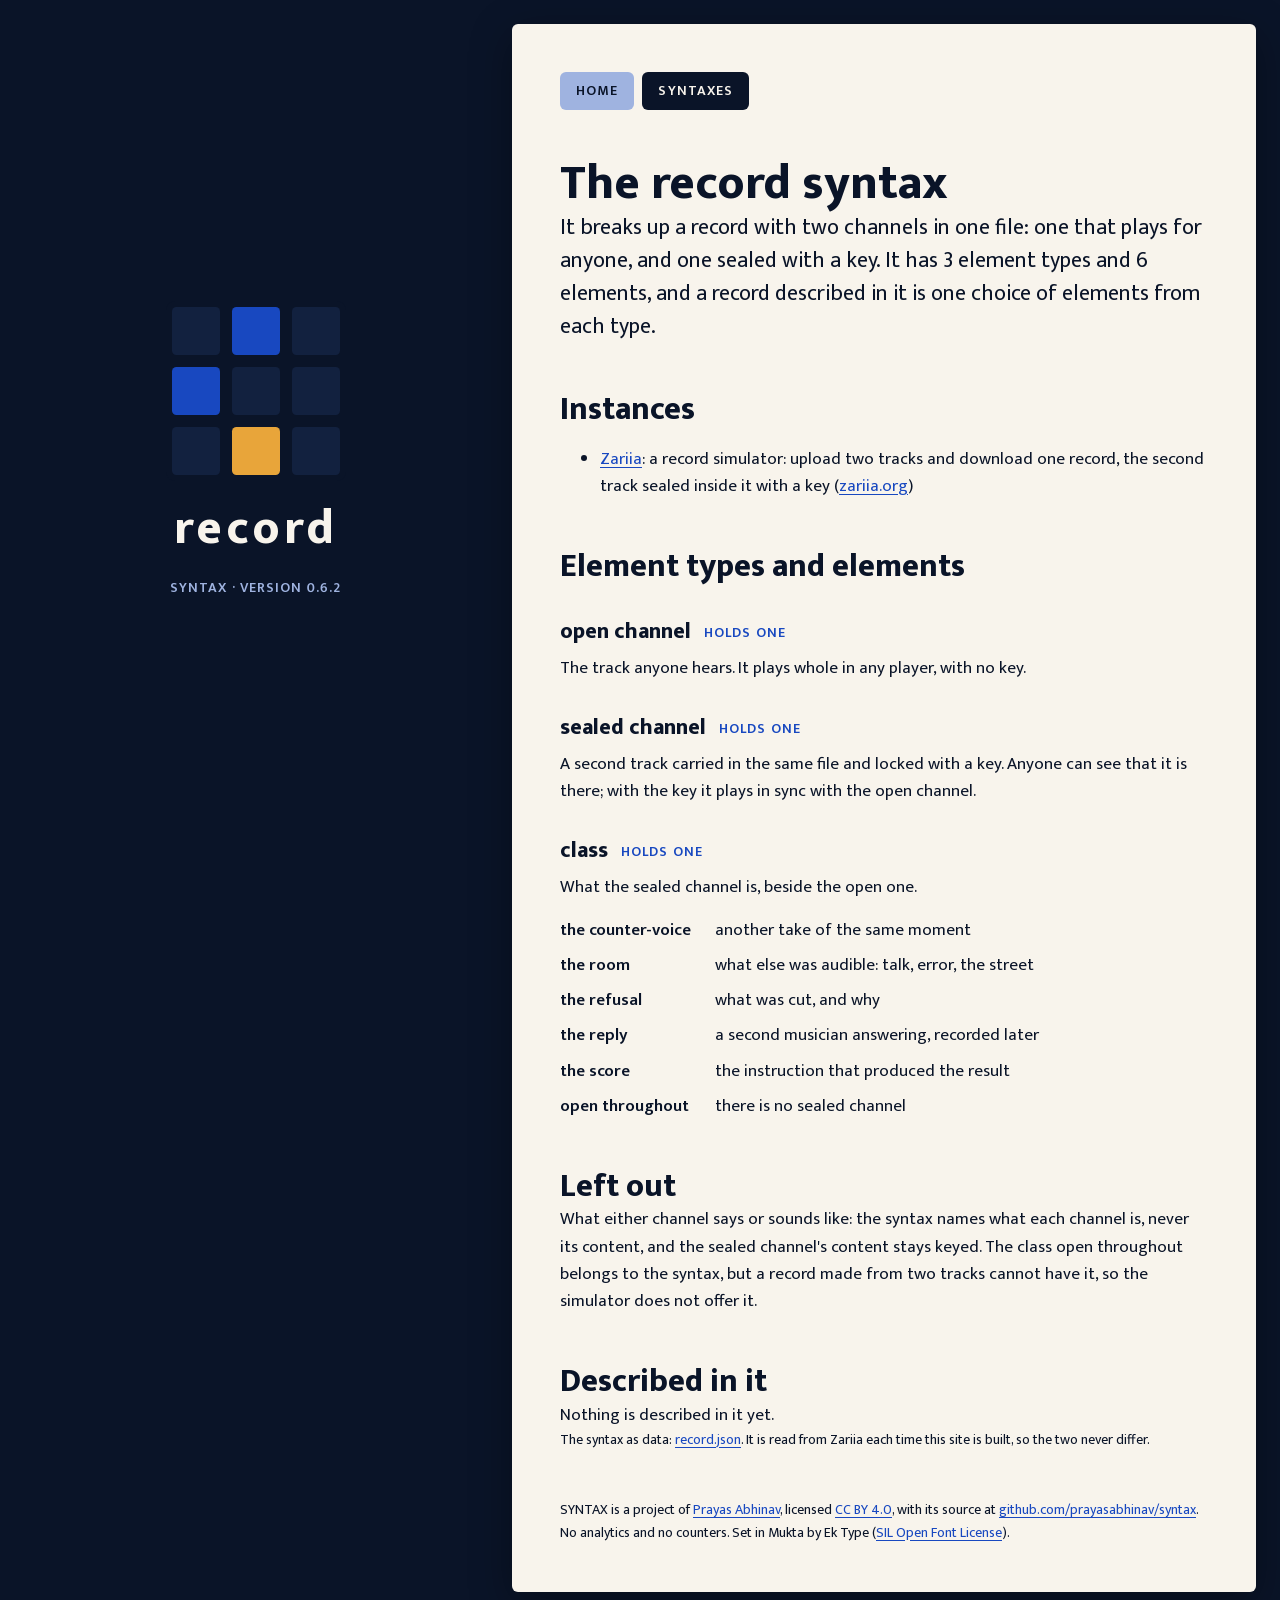
<file: site/record/index.html>
<!doctype html>
<html lang="en-GB">
<head>
<meta charset="utf-8">
<meta name="viewport" content="width=device-width, initial-scale=1">
<title>The record syntax · SYNTAX</title>
<meta name="description" content="The record syntax breaks up a record with two channels in one file: one that plays for anyone, and one sealed with a key.">
<meta property="og:type" content="website">
<meta property="og:site_name" content="SYNTAX">
<meta property="og:title" content="The record syntax · SYNTAX">
<meta property="og:description" content="The record syntax breaks up a record with two channels in one file: one that plays for anyone, and one sealed with a key.">
<meta property="og:url" content="https://syntax.prayasabhinav.net/record/">
<meta property="og:image" content="https://syntax.prayasabhinav.net/og/record.png">
<meta property="og:image:width" content="1200">
<meta property="og:image:height" content="630">
<meta property="og:image:alt" content="The record syntax · SYNTAX: its mark beside its name">
<meta name="twitter:card" content="summary_large_image">
<link rel="canonical" href="https://syntax.prayasabhinav.net/record/">
<link rel="icon" href="/favicon.svg" type="image/svg+xml">
<link rel="preload" href="/fonts/mukta-400.woff2" as="font" type="font/woff2" crossorigin>
<style>/* SYNTAX — frontend-design-prayas-plain: the fixed tokens, Mukta only, served from /fonts with no request to Google.
   Two zones: the field (the mark alone on the night) and the sheet (everything read). */
@font-face { font-family: "Mukta"; font-weight: 400; font-display: swap; src: url(/fonts/mukta-400.woff2) format("woff2"); }
@font-face { font-family: "Mukta"; font-weight: 600; font-display: swap; src: url(/fonts/mukta-600.woff2) format("woff2"); }
@font-face { font-family: "Mukta"; font-weight: 800; font-display: swap; src: url(/fonts/mukta-800.woff2) format("woff2"); }

:root {
  --ground: #0a1428; --deep: #12213f; --cobalt: #1848c0; --cobalt-2: #3a6ae0; --mist: #9fb3e0;
  --sheet: #f8f4ec; --ink: #0a1428; --warm: #e8a53a; --radius: 6px;
  color-scheme: dark;
}
* { box-sizing: border-box; }
body { margin: 0; background: var(--ground); color: var(--ink); font: 400 17px/1.6 "Mukta", "Noto Sans", "Segoe UI", sans-serif; }

.page { display: grid; grid-template-columns: minmax(0, 2fr) minmax(0, 3fr); min-height: 100vh; }
.field { position: sticky; top: 0; height: 100vh; display: flex; flex-direction: column; justify-content: center; align-items: center; gap: 24px; padding: 48px 24px; color: var(--mist); }
.field a { color: inherit; text-decoration: none; display: flex; flex-direction: column; align-items: center; gap: 24px; }
.field svg { width: min(16rem, 60%); max-height: 56vh; height: auto; display: block; }
.field .v a { display: inline; color: inherit; }
.field .word { font-weight: 800; font-size: 48px; line-height: 1; letter-spacing: 0.08em; color: var(--sheet); }
.field .v { font-weight: 600; font-size: 14px; letter-spacing: 0.08em; text-transform: uppercase; font-variant-numeric: tabular-nums; }

.sheet { background: var(--sheet); margin: 24px 24px 24px 0; border-radius: var(--radius); box-shadow: 0 12px 40px rgba(0, 0, 0, 0.35); padding: 48px; }
main, footer { max-width: 46rem; }
.nav { display: flex; flex-wrap: wrap; gap: 8px; margin-bottom: 48px; }
.nav a { font-weight: 600; font-size: 14px; letter-spacing: 0.08em; text-transform: uppercase; color: var(--ink); text-decoration: none; background: var(--mist); padding: 8px 16px; border-radius: var(--radius); }
.nav a:hover, .nav a:focus-visible { background: var(--cobalt); color: var(--sheet); }
.nav a[aria-current="page"] { background: var(--ink); color: var(--sheet); }
main > * + * { margin-top: 16px; }
h1 { font-weight: 800; font-size: 48px; line-height: 1.1; margin: 0; }
h2 { font-weight: 800; font-size: 32px; line-height: 1.2; margin: 48px 0 0; }
h3 { font-weight: 800; font-size: 22px; line-height: 1.3; margin: 32px 0 0; }
p { margin: 0; }
.lede { font-size: 22px; line-height: 1.5; }
.label, .holds { font-weight: 600; font-size: 14px; letter-spacing: 0.08em; text-transform: uppercase; }
.holds { color: var(--cobalt); margin-left: 8px; vertical-align: middle; }
.aside { font-size: 14px; }
a { color: var(--cobalt); text-underline-offset: 3px; }

dl { display: grid; grid-template-columns: max-content minmax(0, 1fr); gap: 8px 24px; margin: 16px 0 0; }
dt { font-weight: 600; }
dd { margin: 0; }

/* A syntax on the index, and a type on its page: flat blocks of the deep tone, never a coloured rule */
.syntaxes { list-style: none; padding: 0; display: grid; gap: 16px; }
.syntaxes a { display: grid; grid-template-columns: auto minmax(0, 1fr); column-gap: 24px; align-items: center; background: var(--ink); color: var(--sheet); border-radius: var(--radius); padding: 24px; text-decoration: none; }
.syntaxes svg { grid-row: span 2; width: 48px; height: 64px; display: block; }
.syntaxes .name { display: block; font-weight: 800; font-size: 32px; line-height: 1.2; }
.syntaxes .what { display: block; font-size: 14px; color: var(--mist); font-variant-numeric: tabular-nums; }
.syntaxes a:hover, .syntaxes a:focus-visible { background: var(--cobalt); }
.syntaxes a:hover .what, .syntaxes a:focus-visible .what { color: var(--sheet); }

.type { margin-top: 32px; }
.type h3 { margin: 0; }
.type .aside { margin-top: 8px; font-size: 17px; }

.entities { display: flex; flex-wrap: wrap; gap: 8px; list-style: none; padding: 0; }
.entities a { display: block; background: var(--ink); color: var(--sheet); border-radius: var(--radius); padding: 4px 12px; font-size: 14px; text-decoration: none; }
.entities a:hover, .entities a:focus-visible { background: var(--cobalt); }

footer { margin-top: 48px; font-size: 14px; }

@media (max-width: 900px) {
  .page { grid-template-columns: minmax(0, 1fr); }
  .field { position: static; height: auto; padding: 32px 16px 24px; }
  .field a { flex-direction: row; gap: 16px; }
  .field svg { width: auto; height: 48px; }
  .field .word { font-size: 32px; }
  .sheet { margin: 0 16px 16px; padding: 24px; }
  .nav { margin-bottom: 32px; }
  h1 { font-size: 32px; }
  h2 { font-size: 22px; margin-top: 32px; }
  .lede { font-size: 17px; }
  dl { grid-template-columns: minmax(0, 1fr); gap: 0; }
  dd { margin-bottom: 8px; }
}
</style>
</head>
<body>
<div class="page">
<div class="field"><a href="/record/"><svg xmlns="http://www.w3.org/2000/svg" viewBox="0 0 120 120" role="img" aria-label="The record syntax"><title>The record syntax: 3 element types, one element chosen from each</title><rect width="120" height="120" rx="6" fill="#0a1428"/><rect x="4" y="4" width="32" height="32" rx="3" fill="#12213f"/><rect x="44" y="4" width="32" height="32" rx="3" fill="#1848c0"/><rect x="84" y="4" width="32" height="32" rx="3" fill="#12213f"/><rect x="4" y="44" width="32" height="32" rx="3" fill="#1848c0"/><rect x="44" y="44" width="32" height="32" rx="3" fill="#12213f"/><rect x="84" y="44" width="32" height="32" rx="3" fill="#12213f"/><rect x="4" y="84" width="32" height="32" rx="3" fill="#12213f"/><rect x="44" y="84" width="32" height="32" rx="3" fill="#e8a53a"/><rect x="84" y="84" width="32" height="32" rx="3" fill="#12213f"/></svg><span class="word">record</span></a><span class="v"><a href="/">SYNTAX</a> · Version 0.6.2</span></div>
<div class="sheet">
<nav class="nav"><a href="/">Home</a><a href="/syntaxes/" aria-current="page">Syntaxes</a></nav>
<main><h1>The record syntax</h1>
<p class="lede">It breaks up a record with two channels in one file: one that plays for anyone, and one sealed with a key. It has 3 element types and 6 elements, and a record described in it is one choice of elements from each type.</p>

<h2>Instances</h2><ul><li><a href="https://zariia.org/simulator">Zariia</a>: a record simulator: upload two tracks and download one record, the second track sealed inside it with a key (<a href="https://zariia.org">zariia.org</a>)</li></ul>
<h2>Element types and elements</h2><section class="type"><h3>open channel <span class="holds">holds one</span></h3>
<p class="aside">The track anyone hears. It plays whole in any player, with no key.</p>
</section><section class="type"><h3>sealed channel <span class="holds">holds one</span></h3>
<p class="aside">A second track carried in the same file and locked with a key. Anyone can see that it is there; with the key it plays in sync with the open channel.</p>
</section><section class="type"><h3>class <span class="holds">holds one</span></h3>
<p class="aside">What the sealed channel is, beside the open one.</p>
<dl><dt>the counter-voice</dt><dd>another take of the same moment</dd><dt>the room</dt><dd>what else was audible: talk, error, the street</dd><dt>the refusal</dt><dd>what was cut, and why</dd><dt>the reply</dt><dd>a second musician answering, recorded later</dd><dt>the score</dt><dd>the instruction that produced the result</dd><dt>open throughout</dt><dd>there is no sealed channel</dd></dl></section>
<h2>Left out</h2><p>What either channel says or sounds like: the syntax names what each channel is, never its content, and the sealed channel&#x27;s content stays keyed. The class open throughout belongs to the syntax, but a record made from two tracks cannot have it, so the simulator does not offer it.</p>
<h2>Described in it</h2><p>Nothing is described in it yet.</p>
<p class="aside">The syntax as data: <a href="/record.json">record.json</a>. It is read from Zariia each time this site is built, so the two never differ.</p></main>
<footer><p>SYNTAX is a project of <a href="https://prayasabhinav.net">Prayas Abhinav</a>, licensed <a href="https://creativecommons.org/licenses/by/4.0/">CC BY 4.0</a>, with its source at <a href="https://github.com/prayasabhinav/syntax">github.com/prayasabhinav/syntax</a>. No analytics and no counters. Set in Mukta by Ek Type (<a href="/fonts/OFL.txt">SIL Open Font License</a>).</p></footer>
</div>
</div>
</body>
</html>
</file>
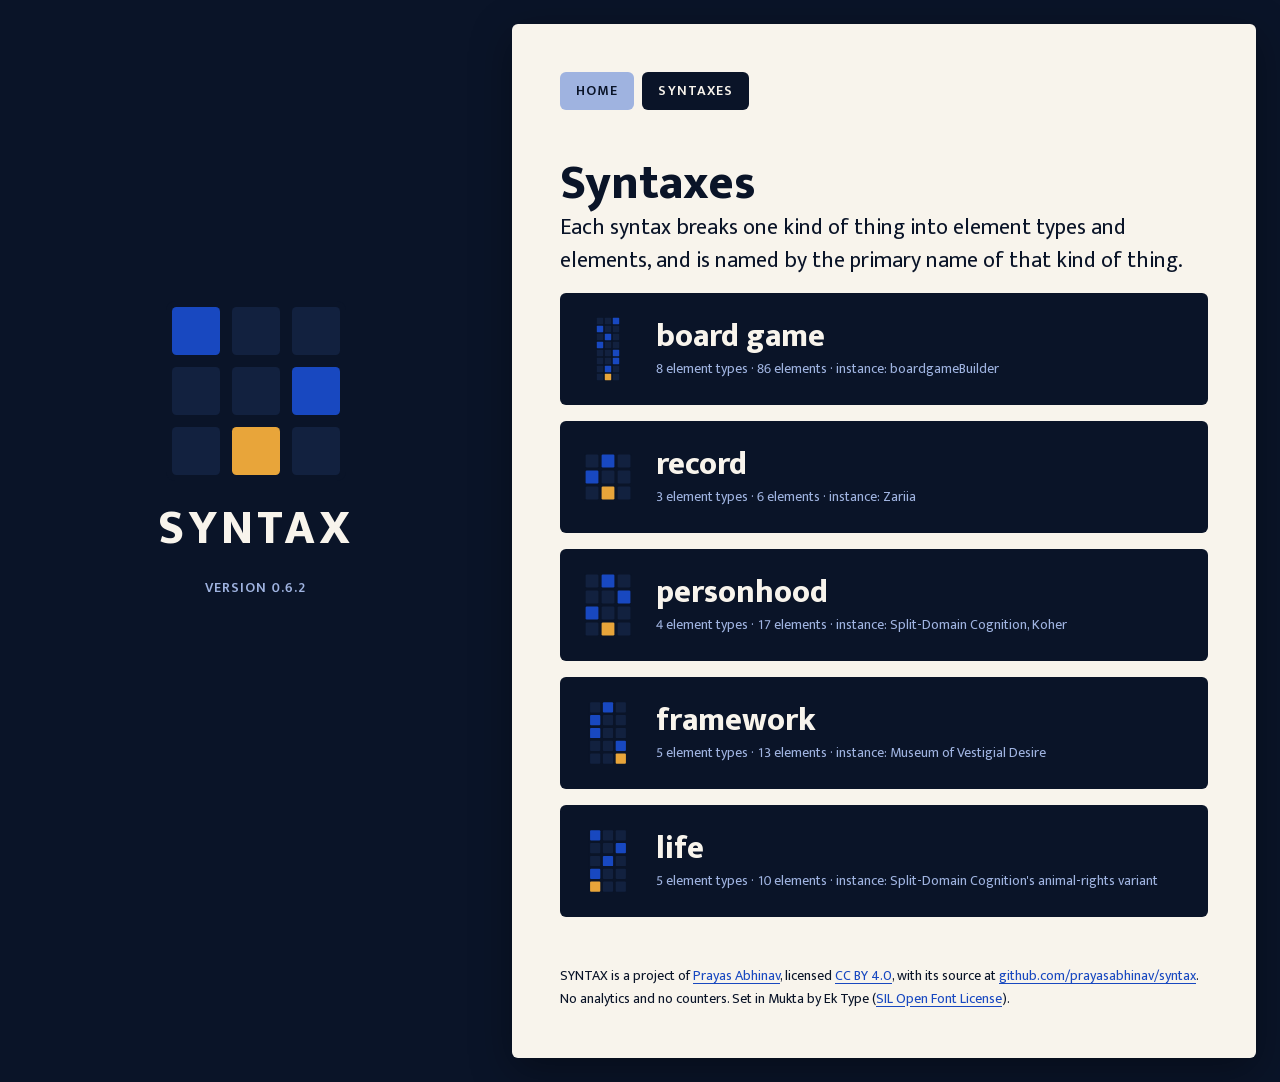
<file: site/syntaxes/index.html>
<!doctype html>
<html lang="en-GB">
<head>
<meta charset="utf-8">
<meta name="viewport" content="width=device-width, initial-scale=1">
<title>Syntaxes · SYNTAX</title>
<meta name="description" content="SYNTAX breaks kinds of things into element types and elements, so that each thing of that kind can be described, compared and made from the same parts.">
<meta property="og:type" content="website">
<meta property="og:site_name" content="SYNTAX">
<meta property="og:title" content="Syntaxes · SYNTAX">
<meta property="og:description" content="SYNTAX breaks kinds of things into element types and elements, so that each thing of that kind can be described, compared and made from the same parts.">
<meta property="og:url" content="https://syntax.prayasabhinav.net/syntaxes/">
<meta property="og:image" content="https://syntax.prayasabhinav.net/og/home.png">
<meta property="og:image:width" content="1200">
<meta property="og:image:height" content="630">
<meta property="og:image:alt" content="Syntaxes · SYNTAX: its mark beside its name">
<meta name="twitter:card" content="summary_large_image">
<link rel="canonical" href="https://syntax.prayasabhinav.net/syntaxes/">
<link rel="icon" href="/favicon.svg" type="image/svg+xml">
<link rel="preload" href="/fonts/mukta-400.woff2" as="font" type="font/woff2" crossorigin>
<style>/* SYNTAX — frontend-design-prayas-plain: the fixed tokens, Mukta only, served from /fonts with no request to Google.
   Two zones: the field (the mark alone on the night) and the sheet (everything read). */
@font-face { font-family: "Mukta"; font-weight: 400; font-display: swap; src: url(/fonts/mukta-400.woff2) format("woff2"); }
@font-face { font-family: "Mukta"; font-weight: 600; font-display: swap; src: url(/fonts/mukta-600.woff2) format("woff2"); }
@font-face { font-family: "Mukta"; font-weight: 800; font-display: swap; src: url(/fonts/mukta-800.woff2) format("woff2"); }

:root {
  --ground: #0a1428; --deep: #12213f; --cobalt: #1848c0; --cobalt-2: #3a6ae0; --mist: #9fb3e0;
  --sheet: #f8f4ec; --ink: #0a1428; --warm: #e8a53a; --radius: 6px;
  color-scheme: dark;
}
* { box-sizing: border-box; }
body { margin: 0; background: var(--ground); color: var(--ink); font: 400 17px/1.6 "Mukta", "Noto Sans", "Segoe UI", sans-serif; }

.page { display: grid; grid-template-columns: minmax(0, 2fr) minmax(0, 3fr); min-height: 100vh; }
.field { position: sticky; top: 0; height: 100vh; display: flex; flex-direction: column; justify-content: center; align-items: center; gap: 24px; padding: 48px 24px; color: var(--mist); }
.field a { color: inherit; text-decoration: none; display: flex; flex-direction: column; align-items: center; gap: 24px; }
.field svg { width: min(16rem, 60%); max-height: 56vh; height: auto; display: block; }
.field .v a { display: inline; color: inherit; }
.field .word { font-weight: 800; font-size: 48px; line-height: 1; letter-spacing: 0.08em; color: var(--sheet); }
.field .v { font-weight: 600; font-size: 14px; letter-spacing: 0.08em; text-transform: uppercase; font-variant-numeric: tabular-nums; }

.sheet { background: var(--sheet); margin: 24px 24px 24px 0; border-radius: var(--radius); box-shadow: 0 12px 40px rgba(0, 0, 0, 0.35); padding: 48px; }
main, footer { max-width: 46rem; }
.nav { display: flex; flex-wrap: wrap; gap: 8px; margin-bottom: 48px; }
.nav a { font-weight: 600; font-size: 14px; letter-spacing: 0.08em; text-transform: uppercase; color: var(--ink); text-decoration: none; background: var(--mist); padding: 8px 16px; border-radius: var(--radius); }
.nav a:hover, .nav a:focus-visible { background: var(--cobalt); color: var(--sheet); }
.nav a[aria-current="page"] { background: var(--ink); color: var(--sheet); }
main > * + * { margin-top: 16px; }
h1 { font-weight: 800; font-size: 48px; line-height: 1.1; margin: 0; }
h2 { font-weight: 800; font-size: 32px; line-height: 1.2; margin: 48px 0 0; }
h3 { font-weight: 800; font-size: 22px; line-height: 1.3; margin: 32px 0 0; }
p { margin: 0; }
.lede { font-size: 22px; line-height: 1.5; }
.label, .holds { font-weight: 600; font-size: 14px; letter-spacing: 0.08em; text-transform: uppercase; }
.holds { color: var(--cobalt); margin-left: 8px; vertical-align: middle; }
.aside { font-size: 14px; }
a { color: var(--cobalt); text-underline-offset: 3px; }

dl { display: grid; grid-template-columns: max-content minmax(0, 1fr); gap: 8px 24px; margin: 16px 0 0; }
dt { font-weight: 600; }
dd { margin: 0; }

/* A syntax on the index, and a type on its page: flat blocks of the deep tone, never a coloured rule */
.syntaxes { list-style: none; padding: 0; display: grid; gap: 16px; }
.syntaxes a { display: grid; grid-template-columns: auto minmax(0, 1fr); column-gap: 24px; align-items: center; background: var(--ink); color: var(--sheet); border-radius: var(--radius); padding: 24px; text-decoration: none; }
.syntaxes svg { grid-row: span 2; width: 48px; height: 64px; display: block; }
.syntaxes .name { display: block; font-weight: 800; font-size: 32px; line-height: 1.2; }
.syntaxes .what { display: block; font-size: 14px; color: var(--mist); font-variant-numeric: tabular-nums; }
.syntaxes a:hover, .syntaxes a:focus-visible { background: var(--cobalt); }
.syntaxes a:hover .what, .syntaxes a:focus-visible .what { color: var(--sheet); }

.type { margin-top: 32px; }
.type h3 { margin: 0; }
.type .aside { margin-top: 8px; font-size: 17px; }

.entities { display: flex; flex-wrap: wrap; gap: 8px; list-style: none; padding: 0; }
.entities a { display: block; background: var(--ink); color: var(--sheet); border-radius: var(--radius); padding: 4px 12px; font-size: 14px; text-decoration: none; }
.entities a:hover, .entities a:focus-visible { background: var(--cobalt); }

footer { margin-top: 48px; font-size: 14px; }

@media (max-width: 900px) {
  .page { grid-template-columns: minmax(0, 1fr); }
  .field { position: static; height: auto; padding: 32px 16px 24px; }
  .field a { flex-direction: row; gap: 16px; }
  .field svg { width: auto; height: 48px; }
  .field .word { font-size: 32px; }
  .sheet { margin: 0 16px 16px; padding: 24px; }
  .nav { margin-bottom: 32px; }
  h1 { font-size: 32px; }
  h2 { font-size: 22px; margin-top: 32px; }
  .lede { font-size: 17px; }
  dl { grid-template-columns: minmax(0, 1fr); gap: 0; }
  dd { margin-bottom: 8px; }
}
</style>
</head>
<body>
<div class="page">
<div class="field"><a href="/"><svg xmlns="http://www.w3.org/2000/svg" viewBox="0 0 120 120" role="img" aria-label="SYNTAX">
  <title>SYNTAX: three element types, one element chosen from each</title>
  <rect width="120" height="120" rx="6" fill="#0a1428"/>
  <g fill="#12213f">
    <rect x="44" y="4" width="32" height="32" rx="3"/><rect x="84" y="4" width="32" height="32" rx="3"/>
    <rect x="4" y="44" width="32" height="32" rx="3"/><rect x="44" y="44" width="32" height="32" rx="3"/>
    <rect x="4" y="84" width="32" height="32" rx="3"/><rect x="84" y="84" width="32" height="32" rx="3"/>
  </g>
  <rect x="4" y="4" width="32" height="32" rx="3" fill="#1848c0"/>
  <rect x="84" y="44" width="32" height="32" rx="3" fill="#1848c0"/>
  <rect x="44" y="84" width="32" height="32" rx="3" fill="#e8a53a"/>
</svg>
<span class="word">SYNTAX</span></a><span class="v">Version 0.6.2</span></div>
<div class="sheet">
<nav class="nav"><a href="/">Home</a><a href="/syntaxes/" aria-current="page">Syntaxes</a></nav>
<main><h1>Syntaxes</h1>
<p class="lede">Each syntax breaks one kind of thing into element types and elements, and is named by the primary name of that kind of thing.</p>
<ul class="syntaxes"><li><a href="/board-game/"><svg xmlns="http://www.w3.org/2000/svg" viewBox="0 0 120 320" role="img" aria-label="The board game syntax"><title>The board game syntax: 8 element types, one element chosen from each</title><rect width="120" height="320" rx="6" fill="#0a1428"/><rect x="4" y="4" width="32" height="32" rx="3" fill="#12213f"/><rect x="44" y="4" width="32" height="32" rx="3" fill="#12213f"/><rect x="84" y="4" width="32" height="32" rx="3" fill="#1848c0"/><rect x="4" y="44" width="32" height="32" rx="3" fill="#1848c0"/><rect x="44" y="44" width="32" height="32" rx="3" fill="#12213f"/><rect x="84" y="44" width="32" height="32" rx="3" fill="#12213f"/><rect x="4" y="84" width="32" height="32" rx="3" fill="#12213f"/><rect x="44" y="84" width="32" height="32" rx="3" fill="#1848c0"/><rect x="84" y="84" width="32" height="32" rx="3" fill="#12213f"/><rect x="4" y="124" width="32" height="32" rx="3" fill="#1848c0"/><rect x="44" y="124" width="32" height="32" rx="3" fill="#12213f"/><rect x="84" y="124" width="32" height="32" rx="3" fill="#12213f"/><rect x="4" y="164" width="32" height="32" rx="3" fill="#12213f"/><rect x="44" y="164" width="32" height="32" rx="3" fill="#12213f"/><rect x="84" y="164" width="32" height="32" rx="3" fill="#1848c0"/><rect x="4" y="204" width="32" height="32" rx="3" fill="#12213f"/><rect x="44" y="204" width="32" height="32" rx="3" fill="#12213f"/><rect x="84" y="204" width="32" height="32" rx="3" fill="#1848c0"/><rect x="4" y="244" width="32" height="32" rx="3" fill="#12213f"/><rect x="44" y="244" width="32" height="32" rx="3" fill="#1848c0"/><rect x="84" y="244" width="32" height="32" rx="3" fill="#12213f"/><rect x="4" y="284" width="32" height="32" rx="3" fill="#12213f"/><rect x="44" y="284" width="32" height="32" rx="3" fill="#e8a53a"/><rect x="84" y="284" width="32" height="32" rx="3" fill="#12213f"/></svg><span class="name">board game</span><span class="what">8 element types · 86 elements · instance: boardgameBuilder</span></a></li><li><a href="/record/"><svg xmlns="http://www.w3.org/2000/svg" viewBox="0 0 120 120" role="img" aria-label="The record syntax"><title>The record syntax: 3 element types, one element chosen from each</title><rect width="120" height="120" rx="6" fill="#0a1428"/><rect x="4" y="4" width="32" height="32" rx="3" fill="#12213f"/><rect x="44" y="4" width="32" height="32" rx="3" fill="#1848c0"/><rect x="84" y="4" width="32" height="32" rx="3" fill="#12213f"/><rect x="4" y="44" width="32" height="32" rx="3" fill="#1848c0"/><rect x="44" y="44" width="32" height="32" rx="3" fill="#12213f"/><rect x="84" y="44" width="32" height="32" rx="3" fill="#12213f"/><rect x="4" y="84" width="32" height="32" rx="3" fill="#12213f"/><rect x="44" y="84" width="32" height="32" rx="3" fill="#e8a53a"/><rect x="84" y="84" width="32" height="32" rx="3" fill="#12213f"/></svg><span class="name">record</span><span class="what">3 element types · 6 elements · instance: Zariia</span></a></li><li><a href="/personhood/"><svg xmlns="http://www.w3.org/2000/svg" viewBox="0 0 120 160" role="img" aria-label="The personhood syntax"><title>The personhood syntax: 4 element types, one element chosen from each</title><rect width="120" height="160" rx="6" fill="#0a1428"/><rect x="4" y="4" width="32" height="32" rx="3" fill="#12213f"/><rect x="44" y="4" width="32" height="32" rx="3" fill="#1848c0"/><rect x="84" y="4" width="32" height="32" rx="3" fill="#12213f"/><rect x="4" y="44" width="32" height="32" rx="3" fill="#12213f"/><rect x="44" y="44" width="32" height="32" rx="3" fill="#12213f"/><rect x="84" y="44" width="32" height="32" rx="3" fill="#1848c0"/><rect x="4" y="84" width="32" height="32" rx="3" fill="#1848c0"/><rect x="44" y="84" width="32" height="32" rx="3" fill="#12213f"/><rect x="84" y="84" width="32" height="32" rx="3" fill="#12213f"/><rect x="4" y="124" width="32" height="32" rx="3" fill="#12213f"/><rect x="44" y="124" width="32" height="32" rx="3" fill="#e8a53a"/><rect x="84" y="124" width="32" height="32" rx="3" fill="#12213f"/></svg><span class="name">personhood</span><span class="what">4 element types · 17 elements · instance: Split-Domain Cognition, Koher</span></a></li><li><a href="/framework/"><svg xmlns="http://www.w3.org/2000/svg" viewBox="0 0 120 200" role="img" aria-label="The framework syntax"><title>The framework syntax: 5 element types, one element chosen from each</title><rect width="120" height="200" rx="6" fill="#0a1428"/><rect x="4" y="4" width="32" height="32" rx="3" fill="#12213f"/><rect x="44" y="4" width="32" height="32" rx="3" fill="#1848c0"/><rect x="84" y="4" width="32" height="32" rx="3" fill="#12213f"/><rect x="4" y="44" width="32" height="32" rx="3" fill="#1848c0"/><rect x="44" y="44" width="32" height="32" rx="3" fill="#12213f"/><rect x="84" y="44" width="32" height="32" rx="3" fill="#12213f"/><rect x="4" y="84" width="32" height="32" rx="3" fill="#1848c0"/><rect x="44" y="84" width="32" height="32" rx="3" fill="#12213f"/><rect x="84" y="84" width="32" height="32" rx="3" fill="#12213f"/><rect x="4" y="124" width="32" height="32" rx="3" fill="#12213f"/><rect x="44" y="124" width="32" height="32" rx="3" fill="#12213f"/><rect x="84" y="124" width="32" height="32" rx="3" fill="#1848c0"/><rect x="4" y="164" width="32" height="32" rx="3" fill="#12213f"/><rect x="44" y="164" width="32" height="32" rx="3" fill="#12213f"/><rect x="84" y="164" width="32" height="32" rx="3" fill="#e8a53a"/></svg><span class="name">framework</span><span class="what">5 element types · 13 elements · instance: Museum of Vestigial Desire</span></a></li><li><a href="/life/"><svg xmlns="http://www.w3.org/2000/svg" viewBox="0 0 120 200" role="img" aria-label="The life syntax"><title>The life syntax: 5 element types, one element chosen from each</title><rect width="120" height="200" rx="6" fill="#0a1428"/><rect x="4" y="4" width="32" height="32" rx="3" fill="#1848c0"/><rect x="44" y="4" width="32" height="32" rx="3" fill="#12213f"/><rect x="84" y="4" width="32" height="32" rx="3" fill="#12213f"/><rect x="4" y="44" width="32" height="32" rx="3" fill="#12213f"/><rect x="44" y="44" width="32" height="32" rx="3" fill="#12213f"/><rect x="84" y="44" width="32" height="32" rx="3" fill="#1848c0"/><rect x="4" y="84" width="32" height="32" rx="3" fill="#12213f"/><rect x="44" y="84" width="32" height="32" rx="3" fill="#1848c0"/><rect x="84" y="84" width="32" height="32" rx="3" fill="#12213f"/><rect x="4" y="124" width="32" height="32" rx="3" fill="#1848c0"/><rect x="44" y="124" width="32" height="32" rx="3" fill="#12213f"/><rect x="84" y="124" width="32" height="32" rx="3" fill="#12213f"/><rect x="4" y="164" width="32" height="32" rx="3" fill="#e8a53a"/><rect x="44" y="164" width="32" height="32" rx="3" fill="#12213f"/><rect x="84" y="164" width="32" height="32" rx="3" fill="#12213f"/></svg><span class="name">life</span><span class="what">5 element types · 10 elements · instance: Split-Domain Cognition&#x27;s animal-rights variant</span></a></li></ul></main>
<footer><p>SYNTAX is a project of <a href="https://prayasabhinav.net">Prayas Abhinav</a>, licensed <a href="https://creativecommons.org/licenses/by/4.0/">CC BY 4.0</a>, with its source at <a href="https://github.com/prayasabhinav/syntax">github.com/prayasabhinav/syntax</a>. No analytics and no counters. Set in Mukta by Ek Type (<a href="/fonts/OFL.txt">SIL Open Font License</a>).</p></footer>
</div>
</div>
</body>
</html>
</file>
